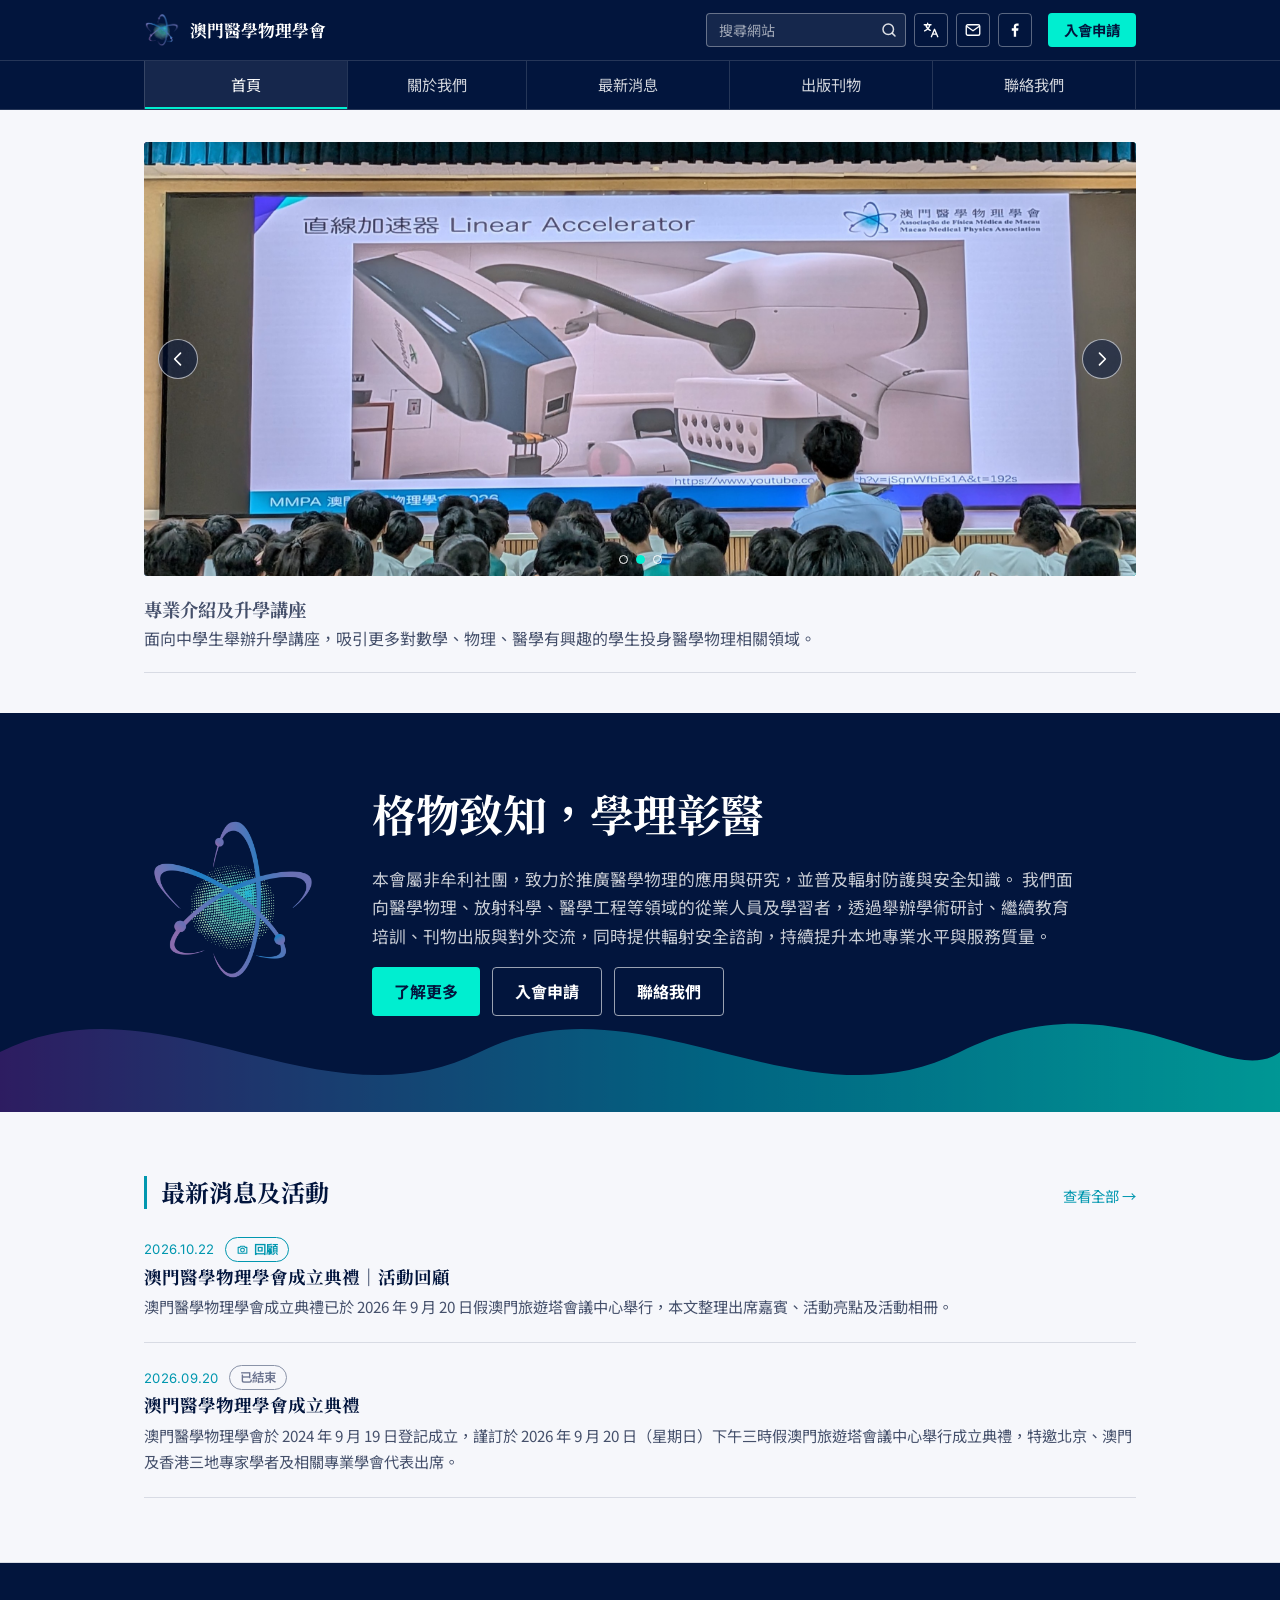
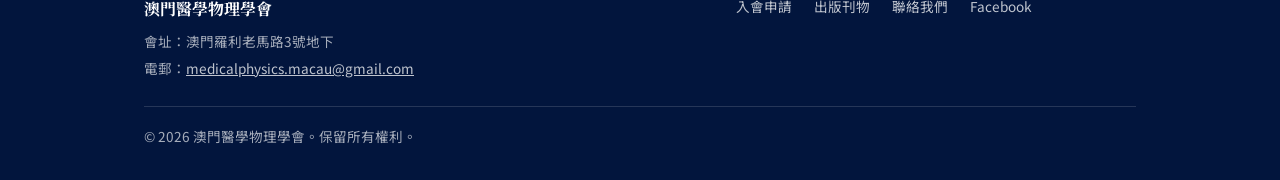
<file: index.html>
<!DOCTYPE html>
<html lang="zh-Hant">
<head>
<meta charset="UTF-8">
<meta name="viewport" content="width=device-width, initial-scale=1.0">
<title>澳門醫學物理學會MMPA — 首頁 Home</title>
<meta name="description" content="澳門醫學物理學會官方網站">
<link rel="preconnect" href="https://fonts.googleapis.com">
<link href="https://fonts.googleapis.com/css2?family=Noto+Serif+TC:wght@600;700&family=Noto+Sans+TC:wght@400;500&family=Space+Grotesk:wght@600;700&family=Inter:wght@400;500&display=swap" rel="stylesheet">
<link rel="stylesheet" href="style.css">
</head>
<body>

<header class="site-header">
  <div class="header-inner">
    <a href="index.html" class="logo">
      <img src="images/logo.png" alt="學會標誌" width="36" height="36">
      <span class="lang-zh">澳門醫學物理學會</span>
      <span class="lang-en">Macao Medical Physics Association</span>
    </a>
    <div class="header-tools">
      <form class="site-search" id="site-search" role="search" autocomplete="off">
        <input type="search" id="search-input" placeholder="搜尋網站" data-ph-zh="搜尋網站" data-ph-en="Search" aria-label="Search" aria-controls="search-results">
        <button type="submit" aria-label="Search"><svg viewBox="0 0 24 24" fill="none" stroke="currentColor" stroke-width="2" stroke-linecap="round" stroke-linejoin="round" aria-hidden="true"><circle cx="11" cy="11" r="7"/><path d="M20 20l-3.5-3.5"/></svg></button>
        <ul class="search-results" id="search-results" hidden></ul>
      </form>
      <button type="button" id="lang-toggle" class="icon-btn" aria-label="Switch to English" title="中文 / English"><svg viewBox="0 0 24 24" fill="none" stroke="currentColor" stroke-width="1.8" stroke-linecap="round" stroke-linejoin="round" aria-hidden="true"><path d="M3 5h9M7.5 3v2M5 5c.8 3.4 3 6 6 7.5M10.5 5c-.6 3.2-3 6.4-7 8.2"/><path d="M12.5 21l4.2-10 4.3 10M14 17.5h5.4"/></svg></button>
      <a class="icon-btn" href="mailto:medicalphysics.macau@gmail.com" aria-label="Email" title="Email"><svg viewBox="0 0 24 24" fill="none" stroke="currentColor" stroke-width="1.8" stroke-linecap="round" stroke-linejoin="round" aria-hidden="true"><rect x="3" y="5" width="18" height="14" rx="2"/><path d="M3.5 7l8.5 6 8.5-6"/></svg></a>
      <a class="icon-btn" href="https://www.facebook.com/profile.php?id=61595477795837" target="_blank" rel="noopener" aria-label="Facebook" title="Facebook"><svg viewBox="0 0 24 24" fill="currentColor" aria-hidden="true"><path d="M13.5 21v-8h2.7l.4-3.2h-3.1V7.8c0-.9.3-1.5 1.6-1.5h1.7V3.4c-.3 0-1.3-.1-2.4-.1-2.4 0-4 1.5-4 4.1v2.4H7.7V13h2.7v8h3.1z"/></svg></a>
    </div>
    <a class="join-btn" href="join.html"><span class="lang-zh">入會申請</span><span class="lang-en">Join us</span></a>
    <button type="button" id="nav-toggle" class="nav-toggle" aria-label="Open menu" aria-expanded="false" aria-controls="main-nav">☰</button>
  </div>
  <nav class="main-nav" id="main-nav" aria-label="Main">
    <div class="nav-inner">
      <a href="index.html" aria-current="page"><span class="lang-zh">首頁</span><span class="lang-en">Home</span></a>
      <div class="nav-item">
        <a href="about.html"><span class="lang-zh">關於我們</span><span class="lang-en">About</span></a>
        <div class="subnav">
          <a href="about.html#intro"><span class="lang-zh">本會簡介</span><span class="lang-en">About us</span></a>
          <a href="about.html#structure"><span class="lang-zh">組織架構</span><span class="lang-en">Structure</span></a>
          <a href="join.html"><span class="lang-zh">入會申請</span><span class="lang-en">Membership</span></a>
        </div>
      </div>
      <a href="news.html"><span class="lang-zh">最新消息</span><span class="lang-en">News</span></a>
      <a href="publications.html"><span class="lang-zh">出版刊物</span><span class="lang-en">Publications</span></a>
      <a href="contact.html"><span class="lang-zh">聯絡我們</span><span class="lang-en">Contact</span></a>
    </div>
  </nav>
</header>

<main>
  <!-- 輪播：換圖請改各 <img src>；每張圖對應下方 .cap 的說明（順序一致）-->
  <section class="carousel" aria-roledescription="carousel" aria-label="活動照片 Photos">
    <div class="wrap">
      <div class="carousel-stage">
        <div class="slide ph is-active">
          <span class="ph-label"><span class="lang-zh">成立典禮</span><span class="lang-en">Inauguration</span></span>
          <img src="images/carousel/opening.jpg" alt="" data-fallback>
        </div>
        <div class="slide ph" aria-hidden="true">
          <span class="ph-label"><span class="lang-zh">講座</span><span class="lang-en">Lecture</span></span>
          <img src="images/carousel/talk.jpg" alt="" data-fallback>
        </div>
        <div class="slide ph" aria-hidden="true">
          <span class="ph-label"><span class="lang-zh">座談</span><span class="lang-en">Forum</span></span>
          <img src="images/carousel/forum.jpg" alt="" data-fallback>
        </div>

        <button type="button" class="carousel-btn carousel-prev" aria-label="Previous"><svg viewBox="0 0 24 24" fill="none" stroke="currentColor" stroke-width="2" stroke-linecap="round" stroke-linejoin="round" aria-hidden="true"><path d="M15 5l-7 7 7 7"/></svg></button>
        <button type="button" class="carousel-btn carousel-next" aria-label="Next"><svg viewBox="0 0 24 24" fill="none" stroke="currentColor" stroke-width="2" stroke-linecap="round" stroke-linejoin="round" aria-hidden="true"><path d="M9 5l7 7-7 7"/></svg></button>
        <div class="carousel-dots"></div>
      </div>

      <div class="carousel-captions">
        <div class="cap is-active">
          <p class="cap-title"><span class="lang-zh">成立典禮</span><span class="lang-en">Inauguration ceremony</span></p>
          <p>
            <span class="lang-zh">2026 年 9 月 20 日，澳門醫學物理學會舉行成立典禮。</span>
            <span class="lang-en">The Association's inauguration ceremony was held on 20 September 2026.</span>
          </p>
        </div>
        <div class="cap">
          <p class="cap-title"><span class="lang-zh">專業介紹及升學講座</span><span class="lang-en">Professional Introduction and Higher Education Seminar</span></p>
          <p>
            <span class="lang-zh">面向中學生舉辦升學講座，吸引更多對數學、物理、醫學有興趣的學生投身醫學物理相關領域。</span>
            <span class="lang-en">Deliver talks at secondary schools, to encourage students passionate about mathematics, physics, and medicine to enter the field of medical physics.</span>
          </p>
        </div>
        <div class="cap">
          <p class="cap-title"><span class="lang-zh">學術座談</span><span class="lang-en">Academic forums</span></p>
          <p>
            <span class="lang-zh">舉辦學術座談，推動本地及跨地區的學術研討與交流。</span>
            <span class="lang-en">Hold academic forums that foster local and cross-regional academic discussion and exchange.</span>
          </p>
        </div>
      </div>
    </div>
  </section>

  <!-- 標誌＋格言 -->
  <section class="hero">
    <svg class="hero-wave" viewBox="0 0 1200 160" preserveAspectRatio="none" aria-hidden="true">
      <path d="M0,100 C150,20 300,180 450,100 C600,20 750,180 900,100 C1050,20 1150,140 1200,100 L1200,160 L0,160 Z"
            fill="url(#waveGradient)"/>
      <defs>
        <linearGradient id="waveGradient" x1="0" y1="0" x2="1" y2="0">
          <stop offset="0%" stop-color="#4B227A"/>
          <stop offset="55%" stop-color="#0197AF"/>
          <stop offset="100%" stop-color="#00EED0"/>
        </linearGradient>
      </defs>
    </svg>
    <div class="hero-inner hero-grid">
      <img class="hero-logo" src="images/logo.png" alt="學會標誌" width="180" height="180">
      <div>
        <h1>
          <span class="lang-zh">格物致知，學理彰醫</span>
          <span class="lang-en">Explore nature to know, master physics to heal</span>
        </h1>
        <p>
          <span class="lang-zh">本會屬非牟利社團，致力於推廣醫學物理的應用與研究，並普及輻射防護與安全知識。
            我們面向醫學物理、放射科學、醫學工程等領域的從業人員及學習者，透過舉辦學術研討、繼續教育培訓、刊物出版與對外交流，同時提供輻射安全諮詢，持續提升本地專業水平與服務質量。</span>
          <span class="lang-en">The Macao Medical Physics Association is a non-profit organization that advances research and application in medical physics while furthering public and professional understanding of radiation safety.
            We work with clinicians, engineers, researchers, and trainees across medical physics, radiology, and allied fields.
            Through academic symposia, continuous education, professional publications, cross-border collaborations, and radiation safety consulting, our Association supports high standards of practice throughout Macao.</span>
        </p>
        <div class="cta-row">
          <a class="cta" href="about.html"><span class="lang-zh">了解更多</span><span class="lang-en">Learn more</span></a>
          <a class="cta cta-outline" href="join.html"><span class="lang-zh">入會申請</span><span class="lang-en">Join us</span></a>
          <a class="cta cta-outline" href="contact.html"><span class="lang-zh">聯絡我們</span><span class="lang-en">Contact us</span></a>
        </div>
      </div>
    </div>
  </section>

  <!-- 最新消息及活動：資料來自 news-data.js，顯示最新 3 則 -->
  <section class="section">
    <div class="wrap">
      <div class="section-head">
        <h2><span class="lang-zh">最新消息及活動</span><span class="lang-en">News &amp; events</span></h2>
        <a class="more-link" href="news.html"><span class="lang-zh">查看全部 →</span><span class="lang-en">View all →</span></a>
      </div>
      <div id="home-news" data-limit="3">
        <noscript><p><a href="news.html">最新消息 / News →</a></p></noscript>
      </div>
    </div>
  </section>
</main>

<footer class="site-footer">
  <div class="wrap">
    <div class="footer-main">
      <div class="footer-about">
        <p class="footer-name"><span class="lang-zh">澳門醫學物理學會</span><span class="lang-en">Macao Medical Physics Association</span></p>
        <!-- 會址在 script.js 最上方的 SITE.address 統一設定（目前為虛擬地址） -->
        <p class="footer-line"><span class="lang-zh">會址：</span><span class="lang-en">Address: </span><span data-site="address"></span></p>
        <p class="footer-line"><span class="lang-zh">電郵：</span><span class="lang-en">Email: </span><a href="mailto:medicalphysics.macau@gmail.com">medicalphysics.macau@gmail.com</a></p>
      </div>
      <nav class="footer-links" aria-label="Footer">
        <a href="join.html"><span class="lang-zh">入會申請</span><span class="lang-en">Membership</span></a>
        <a href="publications.html"><span class="lang-zh">出版刊物</span><span class="lang-en">Publications</span></a>
        <a href="contact.html"><span class="lang-zh">聯絡我們</span><span class="lang-en">Contact</span></a>
        <a href="https://www.facebook.com/profile.php?id=61595477795837" target="_blank" rel="noopener">Facebook</a>
      </nav>
    </div>
    <div class="footer-copy">
      <span><span class="lang-zh">© 2026 澳門醫學物理學會。保留所有權利。</span><span class="lang-en">© 2026 Macao Medical Physics Association. All rights reserved.</span></span>
    </div>
  </div>
</footer>

<script src="news-data.js"></script>
<script src="script.js"></script>
</body>
</html>
</file>
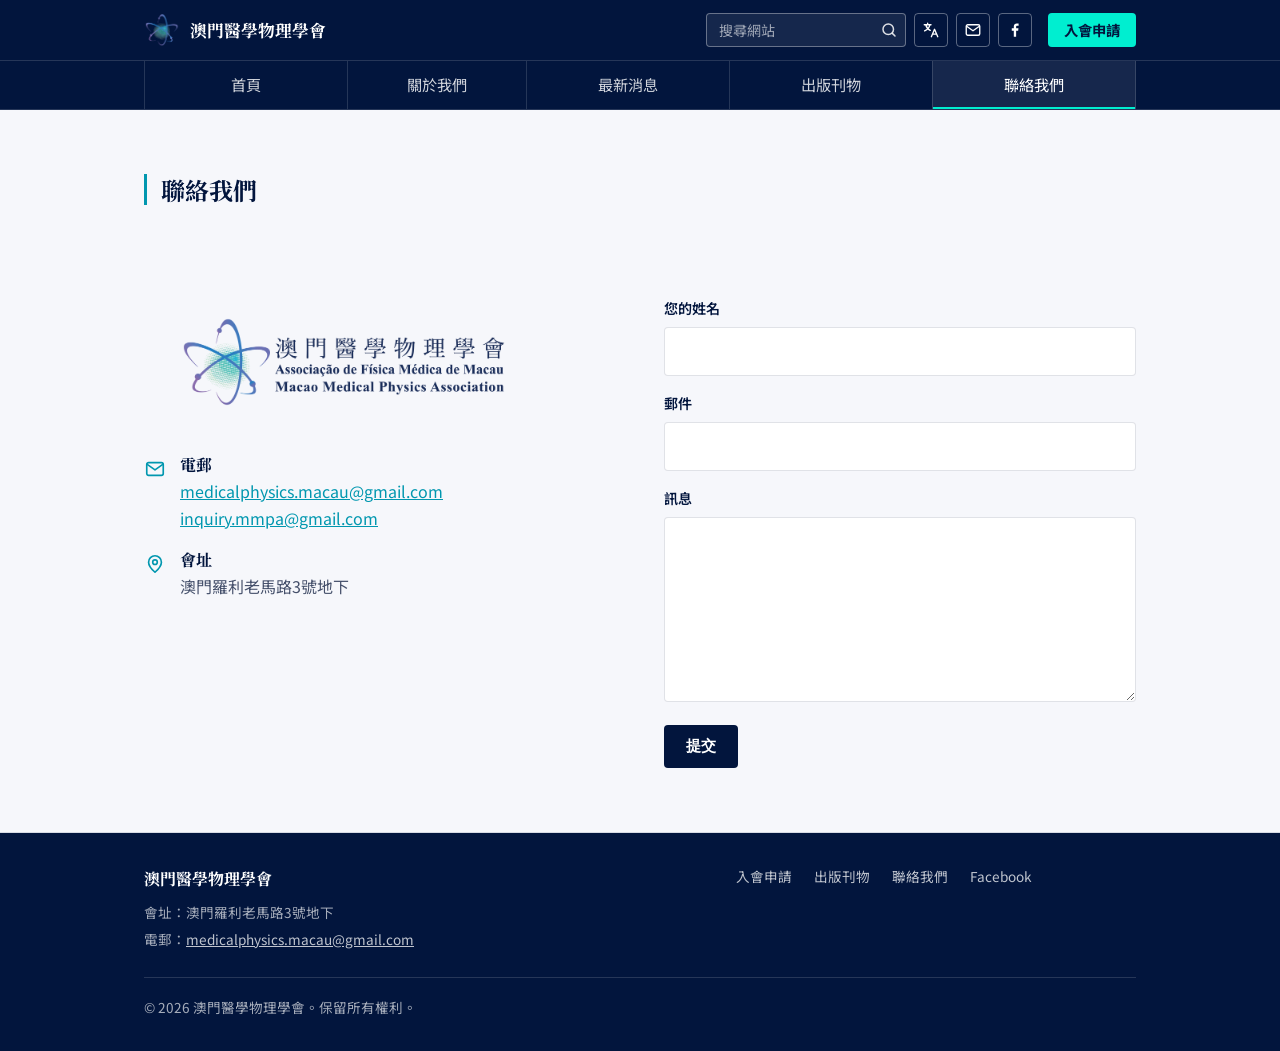
<file: contact.html>
<!DOCTYPE html>
<html lang="zh-Hant">
<head>
<meta charset="UTF-8">
<meta name="viewport" content="width=device-width, initial-scale=1.0">
<title>聯絡我們 Contact — 澳門醫學物理學會 MMPA</title>
<link rel="preconnect" href="https://fonts.googleapis.com">
<link href="https://fonts.googleapis.com/css2?family=Noto+Serif+TC:wght@600;700&family=Noto+Sans+TC:wght@400;500&family=Space+Grotesk:wght@600;700&family=Inter:wght@400;500&display=swap" rel="stylesheet">
<link rel="stylesheet" href="style.css">
</head>
<body>

<header class="site-header">
  <div class="header-inner">
    <a href="index.html" class="logo">
      <img src="images/logo.png" alt="學會標誌" width="32" height="32">
      <span class="lang-zh">澳門醫學物理學會</span>
      <span class="lang-en">Macao Medical Physics Association</span>
    </a>
    <div class="header-tools">
      <form class="site-search" id="site-search" role="search" autocomplete="off">
        <input type="search" id="search-input" placeholder="搜尋網站" data-ph-zh="搜尋網站" data-ph-en="Search" aria-label="Search" aria-controls="search-results">
        <button type="submit" aria-label="Search"><svg viewBox="0 0 24 24" fill="none" stroke="currentColor" stroke-width="2" stroke-linecap="round" stroke-linejoin="round" aria-hidden="true"><circle cx="11" cy="11" r="7"/><path d="M20 20l-3.5-3.5"/></svg></button>
        <ul class="search-results" id="search-results" hidden></ul>
      </form>
      <button type="button" id="lang-toggle" class="icon-btn" aria-label="Switch to English" title="中文 / English"><svg viewBox="0 0 24 24" fill="none" stroke="currentColor" stroke-width="1.8" stroke-linecap="round" stroke-linejoin="round" aria-hidden="true"><path d="M3 5h9M7.5 3v2M5 5c.8 3.4 3 6 6 7.5M10.5 5c-.6 3.2-3 6.4-7 8.2"/><path d="M12.5 21l4.2-10 4.3 10M14 17.5h5.4"/></svg></button>
      <a class="icon-btn" href="mailto:medicalphysics.macau@gmail.com" aria-label="Email" title="Email"><svg viewBox="0 0 24 24" fill="none" stroke="currentColor" stroke-width="1.8" stroke-linecap="round" stroke-linejoin="round" aria-hidden="true"><rect x="3" y="5" width="18" height="14" rx="2"/><path d="M3.5 7l8.5 6 8.5-6"/></svg></a>
      <a class="icon-btn" href="https://www.facebook.com/profile.php?id=61595477795837" target="_blank" rel="noopener" aria-label="Facebook" title="Facebook"><svg viewBox="0 0 24 24" fill="currentColor" aria-hidden="true"><path d="M13.5 21v-8h2.7l.4-3.2h-3.1V7.8c0-.9.3-1.5 1.6-1.5h1.7V3.4c-.3 0-1.3-.1-2.4-.1-2.4 0-4 1.5-4 4.1v2.4H7.7V13h2.7v8h3.1z"/></svg></a>
    </div>
    <a class="join-btn" href="join.html"><span class="lang-zh">入會申請</span><span class="lang-en">Join us</span></a>
    <button type="button" id="nav-toggle" class="nav-toggle" aria-label="Open menu" aria-expanded="false" aria-controls="main-nav">☰</button>
  </div>
  <nav class="main-nav" id="main-nav" aria-label="Main">
    <div class="nav-inner">
      <a href="index.html"><span class="lang-zh">首頁</span><span class="lang-en">Home</span></a>
      <div class="nav-item">
        <a href="about.html"><span class="lang-zh">關於我們</span><span class="lang-en">About</span></a>
        <div class="subnav">
          <a href="about.html#intro"><span class="lang-zh">本會簡介</span><span class="lang-en">About us</span></a>
          <a href="about.html#structure"><span class="lang-zh">組織架構</span><span class="lang-en">Structure</span></a>
          <a href="join.html"><span class="lang-zh">入會申請</span><span class="lang-en">Membership</span></a>
        </div>
      </div>
      <a href="news.html"><span class="lang-zh">最新消息</span><span class="lang-en">News</span></a>
      <a href="publications.html"><span class="lang-zh">出版刊物</span><span class="lang-en">Publications</span></a>
      <a href="contact.html" aria-current="page"><span class="lang-zh">聯絡我們</span><span class="lang-en">Contact</span></a>
    </div>
  </nav>
</header>

<main>
  <section class="section" style="border-bottom:none; padding-bottom:0;">
    <div class="wrap">
      <div class="section-head">
        <h2><span class="lang-zh">聯絡我們</span><span class="lang-en">Get in touch</span></h2>
      </div>
    </div>
  </section>

  <section class="section">
    <div class="wrap contact-grid">

      <!-- 左：學會資訊 -->
      <div class="contact-info">
        <div class="contact-brand">
          <span class="contact-logo"><img src="images/logo2.png" alt="學會標誌"></span>
        </div>

        <div class="contact-row">
          <svg viewBox="0 0 24 24" fill="none" stroke="currentColor" stroke-width="1.8" stroke-linecap="round" stroke-linejoin="round" aria-hidden="true"><rect x="3" y="5" width="18" height="14" rx="2"/><path d="M3.5 7l8.5 6 8.5-6"/></svg>
          <div>
            <h3><span class="lang-zh">電郵</span><span class="lang-en">Email</span></h3>
            <ul>
              <li><a href="mailto:medicalphysics.macau@gmail.com">medicalphysics.macau@gmail.com</a></li>
              <li><a href="mailto:inquiry.mmpa@gmail.com">inquiry.mmpa@gmail.com</a></li>
            </ul>
          </div>
        </div>

        <div class="contact-row">
          <svg viewBox="0 0 24 24" fill="none" stroke="currentColor" stroke-width="1.8" stroke-linecap="round" stroke-linejoin="round" aria-hidden="true"><path d="M12 21s-7-6.2-7-11a7 7 0 0 1 14 0c0 4.8-7 11-7 11z"/><circle cx="12" cy="10" r="2.5"/></svg>
          <div>
            <h3><span class="lang-zh">會址</span><span class="lang-en">Address</span></h3>
            <p data-site="address"></p>
          </div>
        </div>
      </div>

      <!-- 右：聯絡表單。按「提交」會送到學會的 Google Apps Script（網址見 script.js 的 FORM_ENDPOINT）；失敗時退回郵件備援-->
      <form id="contact-form" class="contact-form">
        <div class="field">
          <label for="c-name"><span class="lang-zh">您的姓名</span><span class="lang-en">Your name</span></label>
          <input type="text" id="c-name" name="name" autocomplete="name" required>
        </div>
        <div class="field">
          <label for="c-email"><span class="lang-zh">郵件</span><span class="lang-en">Email</span></label>
          <input type="email" id="c-email" name="email" autocomplete="email" required>
        </div>
        <div class="field">
          <label for="c-message"><span class="lang-zh">訊息</span><span class="lang-en">Message</span></label>
          <textarea id="c-message" name="message" rows="6" required></textarea>
        </div>
        <!-- 機器人陷阱：真人看不到也不會填。請勿刪除 -->
        <div class="hp" aria-hidden="true"><label>Website <input type="text" id="c-website" name="website" tabindex="-1" autocomplete="off"></label></div>
        <button type="submit" class="submit-btn"><span class="lang-zh">提交</span><span class="lang-en">Submit</span></button>
        <p class="form-note form-note--ok" id="form-ok" role="status" hidden>
          <span class="lang-zh">已送出，我們會盡快以電郵回覆您。謝謝！</span>
          <span class="lang-en">Sent. We will reply to you by email as soon as possible. Thank you!</span>
        </p>
        <p class="form-note form-note--err" id="form-err" role="alert" hidden>
          <span class="lang-zh">暫時無法直接送出。請<a class="form-mailto" href="#">改用郵件程式寄出</a>，或直接來信至 medicalphysics.macau@gmail.com。</span>
          <span class="lang-en">We couldn't send this right now. Please <a class="form-mailto" href="#">send it with your email app</a>, or write to medicalphysics.macau@gmail.com directly.</span>
        </p>
      </form>

    </div>
  </section>
</main>

<footer class="site-footer">
  <div class="wrap">
    <div class="footer-main">
      <div class="footer-about">
        <p class="footer-name"><span class="lang-zh">澳門醫學物理學會</span><span class="lang-en">Macao Medical Physics Association</span></p>
        <!-- 會址在 script.js 最上方的 SITE.address 統一設定（目前為虛擬地址） -->
        <p class="footer-line"><span class="lang-zh">會址：</span><span class="lang-en">Address: </span><span data-site="address"></span></p>
        <p class="footer-line"><span class="lang-zh">電郵：</span><span class="lang-en">Email: </span><a href="mailto:medicalphysics.macau@gmail.com">medicalphysics.macau@gmail.com</a></p>
      </div>
      <nav class="footer-links" aria-label="Footer">
        <a href="join.html"><span class="lang-zh">入會申請</span><span class="lang-en">Membership</span></a>
        <a href="publications.html"><span class="lang-zh">出版刊物</span><span class="lang-en">Publications</span></a>
        <a href="contact.html"><span class="lang-zh">聯絡我們</span><span class="lang-en">Contact</span></a>
        <a href="https://www.facebook.com/profile.php?id=61595477795837" target="_blank" rel="noopener">Facebook</a>
      </nav>
    </div>
    <div class="footer-copy">
      <span><span class="lang-zh">© 2026 澳門醫學物理學會。保留所有權利。</span><span class="lang-en">© 2026 Macao Medical Physics Association. All rights reserved.</span></span>
    </div>
  </div>
</footer>

<script src="news-data.js"></script>
<script src="script.js"></script>
</body>
</html>
</file>
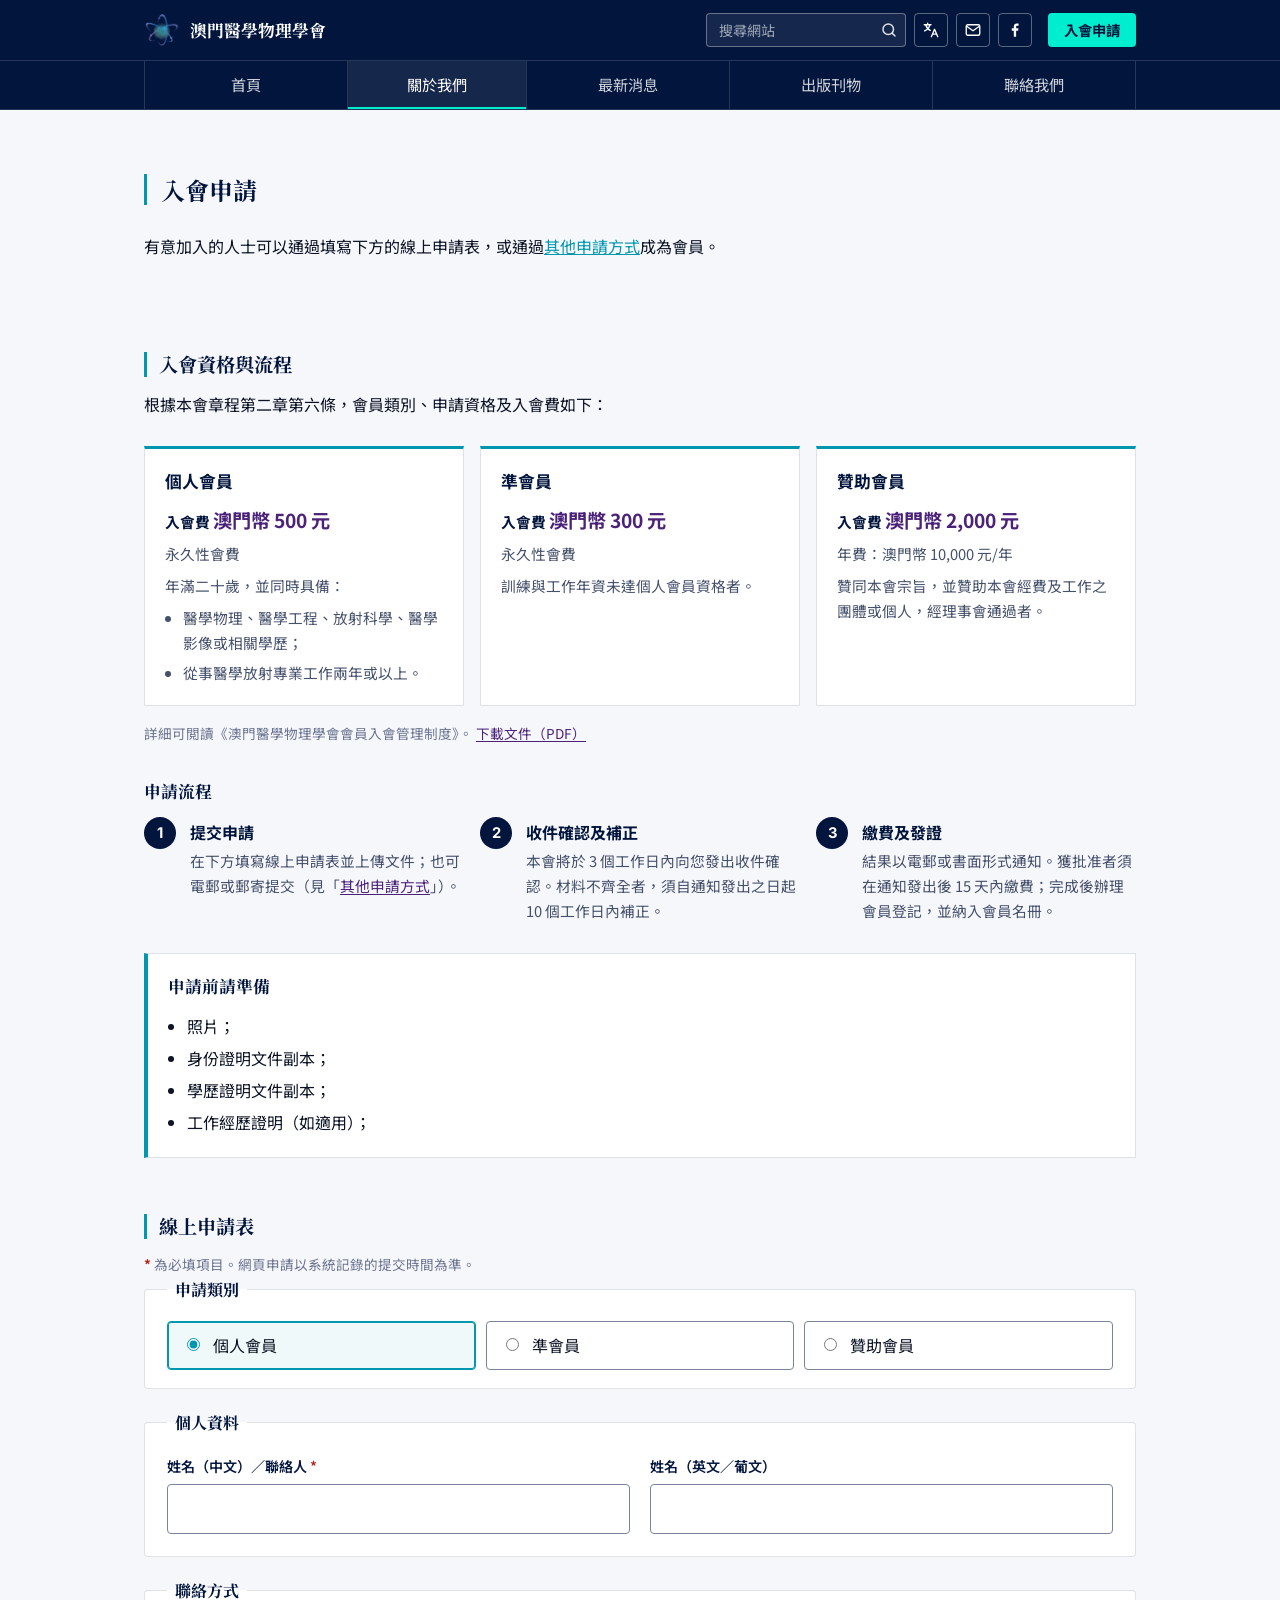
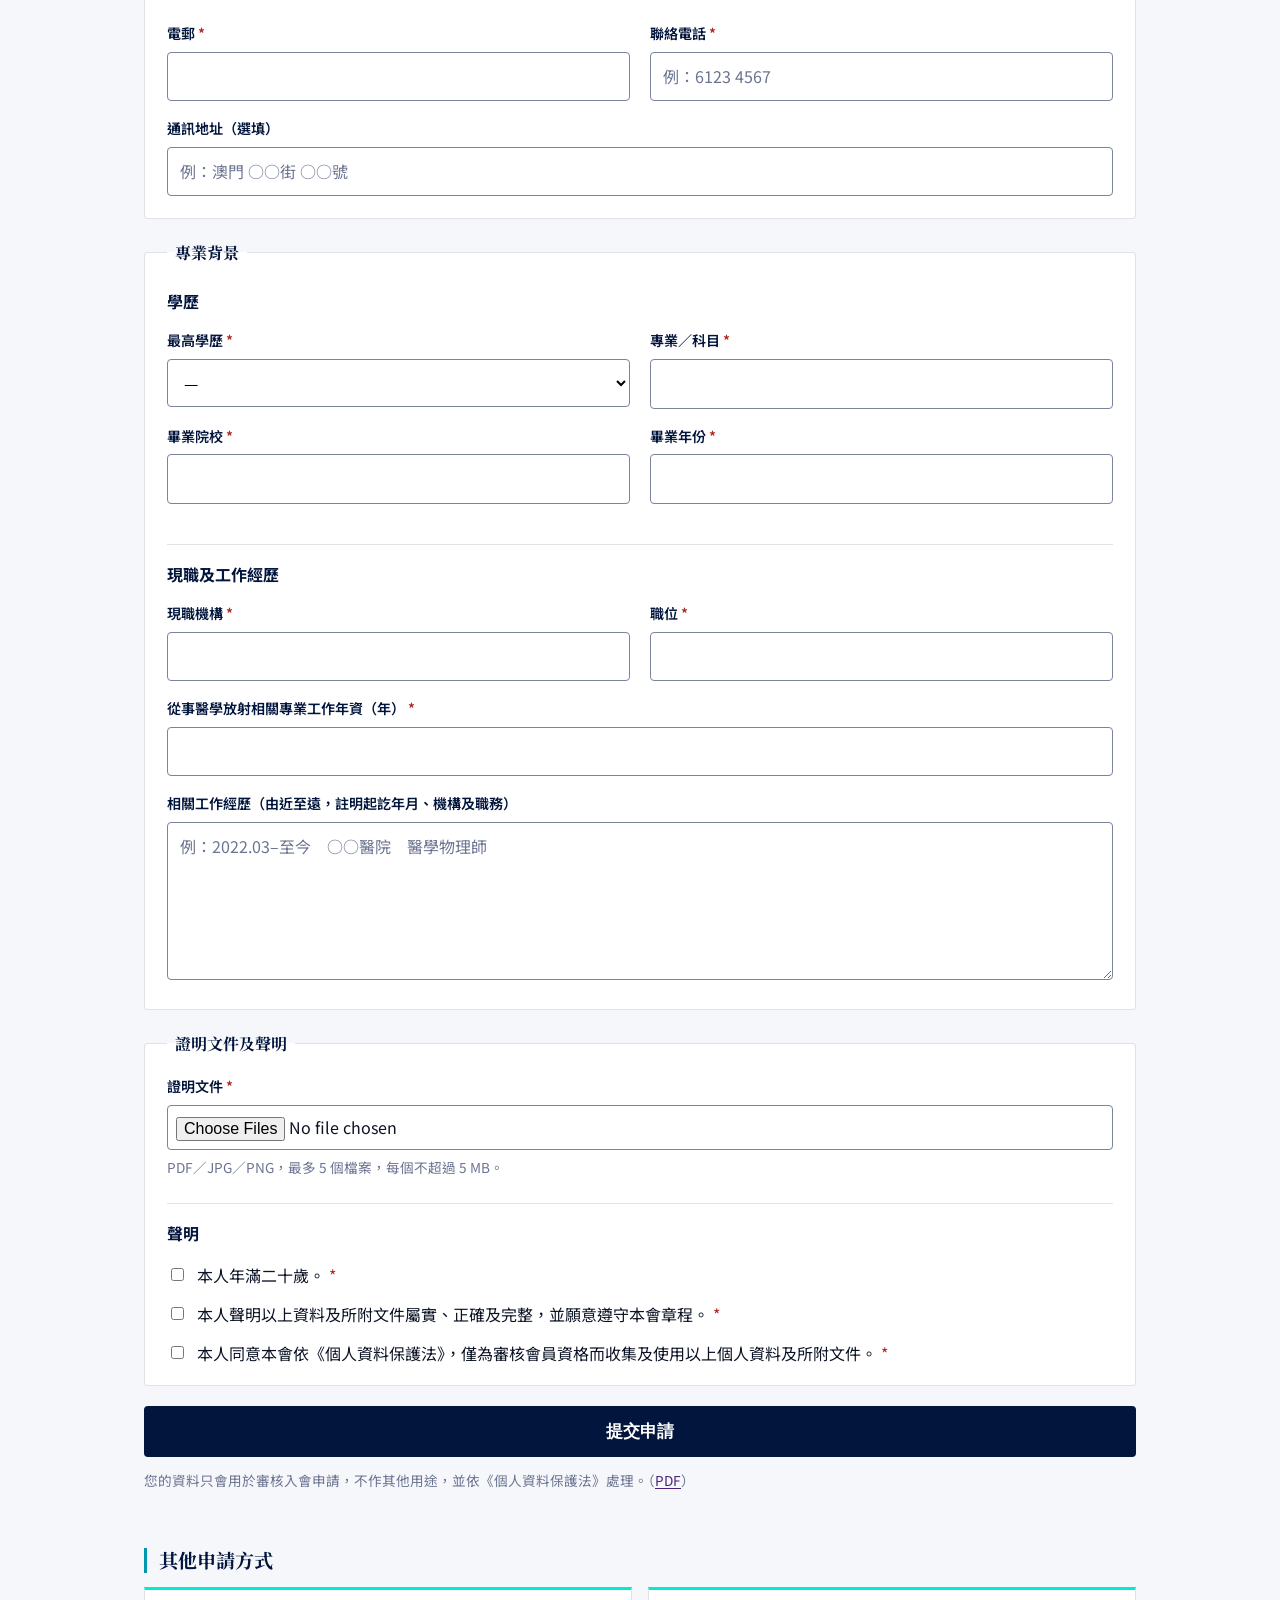
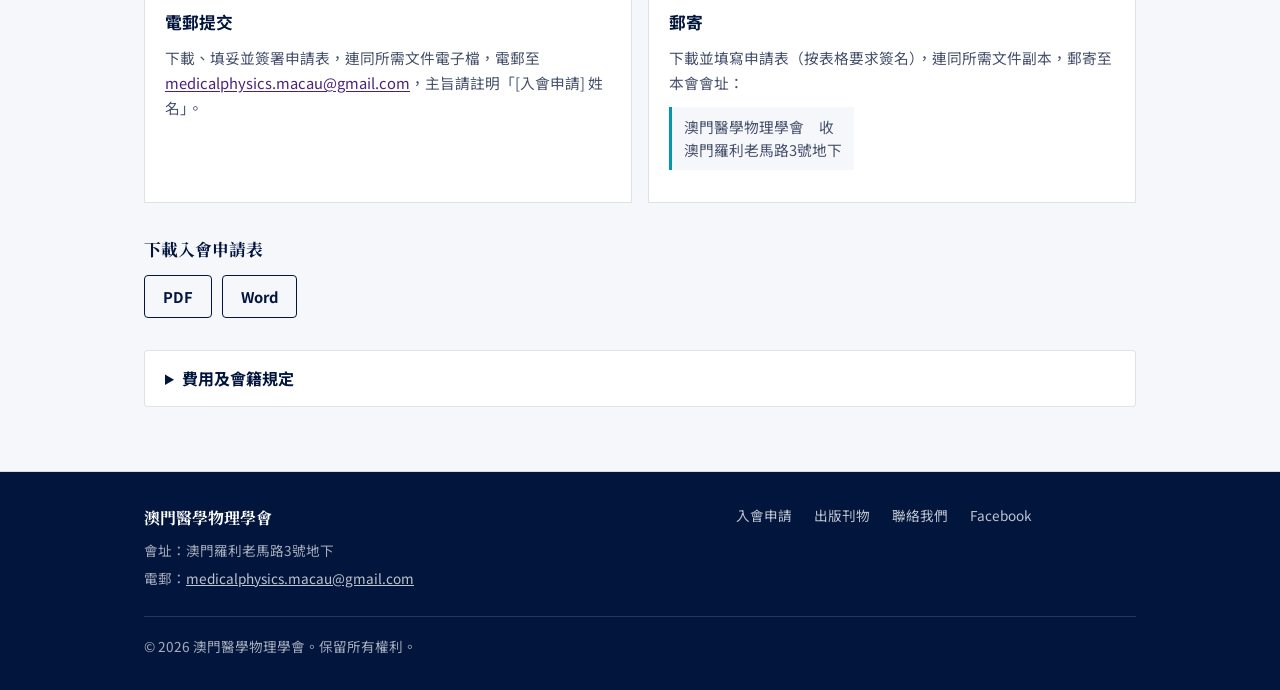
<file: join.html>
<!DOCTYPE html>
<html lang="zh-Hant">
<head>
<meta charset="UTF-8">
<meta name="viewport" content="width=device-width, initial-scale=1.0">
<title>入會申請 Membership — 澳門醫學物理學會 MMPA</title>
<link rel="preconnect" href="https://fonts.googleapis.com">
<link href="https://fonts.googleapis.com/css2?family=Noto+Serif+TC:wght@600;700&family=Noto+Sans+TC:wght@400;500&family=Space+Grotesk:wght@600;700&family=Inter:wght@400;500&display=swap" rel="stylesheet">
<link rel="stylesheet" href="style.css">
</head>
<body>

<header class="site-header">
  <div class="header-inner">
    <a href="index.html" class="logo">
      <img src="images/logo.png" alt="學會標誌" width="32" height="32">
      <span class="lang-zh">澳門醫學物理學會</span>
      <span class="lang-en">Macao Medical Physics Association</span>
    </a>
    <div class="header-tools">
      <form class="site-search" id="site-search" role="search" autocomplete="off">
        <input type="search" id="search-input" placeholder="搜尋網站" data-ph-zh="搜尋網站" data-ph-en="Search" aria-label="Search" aria-controls="search-results">
        <button type="submit" aria-label="Search"><svg viewBox="0 0 24 24" fill="none" stroke="currentColor" stroke-width="2" stroke-linecap="round" stroke-linejoin="round" aria-hidden="true"><circle cx="11" cy="11" r="7"/><path d="M20 20l-3.5-3.5"/></svg></button>
        <ul class="search-results" id="search-results" hidden></ul>
      </form>
      <button type="button" id="lang-toggle" class="icon-btn" aria-label="Switch to English" title="中文 / English"><svg viewBox="0 0 24 24" fill="none" stroke="currentColor" stroke-width="1.8" stroke-linecap="round" stroke-linejoin="round" aria-hidden="true"><path d="M3 5h9M7.5 3v2M5 5c.8 3.4 3 6 6 7.5M10.5 5c-.6 3.2-3 6.4-7 8.2"/><path d="M12.5 21l4.2-10 4.3 10M14 17.5h5.4"/></svg></button>
      <a class="icon-btn" href="mailto:medicalphysics.macau@gmail.com" aria-label="Email" title="Email"><svg viewBox="0 0 24 24" fill="none" stroke="currentColor" stroke-width="1.8" stroke-linecap="round" stroke-linejoin="round" aria-hidden="true"><rect x="3" y="5" width="18" height="14" rx="2"/><path d="M3.5 7l8.5 6 8.5-6"/></svg></a>
      <a class="icon-btn" href="https://www.facebook.com/profile.php?id=61595477795837" target="_blank" rel="noopener" aria-label="Facebook" title="Facebook"><svg viewBox="0 0 24 24" fill="currentColor" aria-hidden="true"><path d="M13.5 21v-8h2.7l.4-3.2h-3.1V7.8c0-.9.3-1.5 1.6-1.5h1.7V3.4c-.3 0-1.3-.1-2.4-.1-2.4 0-4 1.5-4 4.1v2.4H7.7V13h2.7v8h3.1z"/></svg></a>
    </div>
    <a class="join-btn" href="join.html" aria-current="page"><span class="lang-zh">入會申請</span><span class="lang-en">Join us</span></a>
    <button type="button" id="nav-toggle" class="nav-toggle" aria-label="Open menu" aria-expanded="false" aria-controls="main-nav">☰</button>
  </div>
  <nav class="main-nav" id="main-nav" aria-label="Main">
    <div class="nav-inner">
      <a href="index.html"><span class="lang-zh">首頁</span><span class="lang-en">Home</span></a>
      <div class="nav-item">
        <a href="about.html" aria-current="page"><span class="lang-zh">關於我們</span><span class="lang-en">About</span></a>
        <div class="subnav">
          <a href="about.html#intro"><span class="lang-zh">本會簡介</span><span class="lang-en">About us</span></a>
          <a href="about.html#structure"><span class="lang-zh">組織架構</span><span class="lang-en">Structure</span></a>
          <a href="join.html"><span class="lang-zh">入會申請</span><span class="lang-en">Membership</span></a>
        </div>
      </div>
      <a href="news.html"><span class="lang-zh">最新消息</span><span class="lang-en">News</span></a>
      <a href="publications.html"><span class="lang-zh">出版刊物</span><span class="lang-en">Publications</span></a>
      <a href="contact.html"><span class="lang-zh">聯絡我們</span><span class="lang-en">Contact</span></a>
    </div>
  </nav>
</header>

<main>
  <!-- 標題與一句話簡介 -->
  <section class="section" style="border-bottom:none; padding-bottom:0;">
    <div class="wrap">
      <div class="section-head">
        <h2><span class="lang-zh">入會申請</span><span class="lang-en">Membership</span></h2>
      </div>
      <p class="join-lead">
        <span class="lang-zh">有意加入的人士可以通過填寫下方的線上申請表，或通過<a href="#join-other"><span class="lang-zh">其他申請方式</span></a>成為會員。</span>
        <span class="lang-en">Anyone who wishes to join can complete the online application form below or use <a href="#join-other"><span class="lang-en">other application methods</span></a>.</span>
      </p>
    </div>
  </section>

  <section class="section">
    <div class="wrap">
      <div class="join">

        <!-- 一、入會資格與流程 -->
        <section class="join-block" id="join-types" aria-labelledby="jn-h-types">
          <div class="sub-head"><h3 id="jn-h-types"><span class="lang-zh">入會資格與流程</span><span class="lang-en">Eligibility and process</span></h3></div>
          <p class="join-lead">
            <span class="lang-zh">根據本會章程第二章第六條，會員類別、申請資格及入會費如下：</span>
            <span class="lang-en">According to Article 6 of the Association's constitution, the membership classes, criteria and admission fees are as follows:</span>
          </p>

          <div class="join-types">
            <article class="join-type">
              <h4><span class="lang-zh">個人會員</span><span class="lang-en">Medical Physics Member</span></h4>
              <p class="join-fee"><span class="lang-zh">入會費 <b>澳門幣 500 元</b></span><span class="lang-en">Admission fee <b>MOP 500</b></span></p>
              <p><span class="lang-zh">永久性會費</span><span class="lang-en">Permanent</span></p>
              <p><span class="lang-zh">年滿二十歲，並同時具備：</span><span class="lang-en">Aged 20 or above, and holding both:</span></p>
              <ul>
                <li><span class="lang-zh">醫學物理、醫學工程、放射科學、醫學影像或相關學歷；</span><span class="lang-en">a qualification in medical physics, biomedical engineering, radiological science, medical imaging or a related field;</span></li>
                <li><span class="lang-zh">從事醫學放射專業工作兩年或以上。</span><span class="lang-en">two or more years of work in a medical radiation profession.</span></li>
              </ul>
            </article>
            <article class="join-type">
              <h4><span class="lang-zh">準會員</span><span class="lang-en">Associate Member</span></h4>
              <p class="join-fee"><span class="lang-zh">入會費 <b>澳門幣 300 元</b></span><span class="lang-en">Admission fee <b>MOP 300</b></span></p>
              <p><span class="lang-zh">永久性會費</span><span class="lang-en">Permanent</span></p>
              <p><span class="lang-zh">訓練與工作年資未達個人會員資格者。</span><span class="lang-en">For those whose training and work experience do not yet meet the requirements for Medical Physics Membership.</span></p>
            </article>
            <article class="join-type">
              <h4><span class="lang-zh">贊助會員</span><span class="lang-en">Sponsoring Member</span></h4>
              <p class="join-fee"><span class="lang-zh">入會費 <b>澳門幣 2,000 元</b></span><span class="lang-en">Admission fee <b>MOP 2,000</b></span></p>
              <p><span class="lang-zh">年費：澳門幣 10,000 元/年</span><span class="lang-en">Plus an annual fee of MOP 10,000</span></p>
              <p><span class="lang-zh">贊同本會宗旨，並贊助本會經費及工作之團體或個人，經理事會通過者。</span><span class="lang-en">Organizations or individuals who endorse the Association's objectives and support its funding and work, as approved by the Board.</span></p>
            </article>
          </div>

          <!-- 《入會管理制度》PDF（檔名沿用 mmpa-regulation.pdf） -->
          <p class="form-note">
          <span class="lang-zh">詳細可閲讀《澳門醫學物理學會會員入會管理制度》。</span>
          <span class="lang-en">Please read the Association's Membership Regulations for details.</span>
          <a href="downloads/mmpa-regulation.pdf" download><span class="lang-zh">下載文件（PDF）</span><span class="lang-en">Download File (PDF)</span></a>
          </p>
      
          <h4 class="join-h4" id="jn-h-steps"><span class="lang-zh">申請流程</span><span class="lang-en">How it works</span></h4>
          <ol class="join-steps" aria-labelledby="jn-h-steps">
            <li>
              <strong><span class="lang-zh">提交申請</span><span class="lang-en">Submit your application</span></strong>
                <span class="lang-zh">在下方填寫線上申請表並上傳文件；也可電郵或郵寄提交（見「<a href="#join-other"><span class="lang-zh">其他申請方式</span></a>」）。</span>
                <span class="lang-en">Complete the online form below and upload your documents; you can also apply by email or by post (see “<a href="#join-other"><span class="lang-en">Other ways to apply</span></a>”).</span>
            </li>
            <li>
              <strong><span class="lang-zh">收件確認及補正</span><span class="lang-en">Acknowledgement and completion</span></strong>
                <span class="lang-zh">本會將於 3 個工作日內向您發出收件確認。材料不齊全者，須自通知發出之日起 10 個工作日內補正。</span>
                <span class="lang-en">The Secretariat acknowledges receipt within 3 working days. If documents are missing, supply them within 10 working days of the notice.</span>
            </li>
            <li>
              <strong><span class="lang-zh">繳費及發證</span><span class="lang-en">Pay and receive your card</span></strong>
                <span class="lang-zh">結果以電郵或書面形式通知。獲批准者須在通知發出後 15 天內繳費；完成後辦理會員登記，並納入會員名冊。</span>
                <span class="lang-en">Results will be notified by email or in writing. If approved, pay within 15 days of the notice ; you are then registered and added to the roll.</span>
            </li>
          </ol>

          <!-- 申請前請準備的文件（第九條第二、三款） -->
          <div class="join-prep" id="join-documents">
            <h4 class="join-h4"><span class="lang-zh">申請前請準備</span><span class="lang-en">Have these ready</span></h4>
            <ul>
              <li><span class="lang-zh">照片；</span><span class="lang-en">a photo;</span></li>
              <li><span class="lang-zh">身份證明文件副本；</span><span class="lang-en">a copy of your identity document;</span></li>
              <li><span class="lang-zh">學歷證明文件副本；</span><span class="lang-en">a copy of your qualification certificate;</span></li>
              <li><span class="lang-zh">工作經歷證明（如適用）；</span><span class="lang-en">proof of work experience (if applicable);</span></li>
            </ul>
          </div>
        </section>

        <!-- 二、線上申請表 -->
        <section class="join-block" id="join-form-section" aria-labelledby="jn-h-form">
          <div class="sub-head"><h3 id="jn-h-form"><span class="lang-zh">線上申請表</span><span class="lang-en">Online application form</span></h3></div>
          <p class="form-note">
            <span class="lang-zh"><span class="req">*</span> 為必填項目。網頁申請以系統記錄的提交時間為準。</span>
            <span class="lang-en"><span class="req">*</span> marks a required field. The submission time is the one recorded by the system.</span>
          </p>

          <!-- 按「提交」會送到學會的 Google Apps Script（網址見 script.js 的 FORM_ENDPOINT）；失敗時退回郵件備援（收件人見 JOIN_TO）。 -->
          <form id="join-form" class="join-form">

            <fieldset>
              <legend><span class="lang-zh">申請類別</span><span class="lang-en">Membership class</span></legend>
              <div class="choice-group">
                <label class="choice"><input type="radio" name="type" value="individual" data-label="會員類別" data-text="個人會員" checked required><span><span class="lang-zh">個人會員</span><span class="lang-en">Medical Physics Member</span></span></label>
                <label class="choice"><input type="radio" name="type" value="associate" data-label="會員類別" data-text="準會員"><span><span class="lang-zh">準會員</span><span class="lang-en">Associate Member</span></span></label>
                <label class="choice"><input type="radio" name="type" value="sponsor" data-label="會員類別" data-text="贊助會員"><span><span class="lang-zh">贊助會員</span><span class="lang-en">Sponsoring Member</span></span></label>
              </div>
            </fieldset>

            <fieldset>
              <legend><span class="lang-zh">個人資料</span><span class="lang-en">Personal information</span></legend>
              <div class="form-row">
                <div class="field">
                  <label for="j-name-zh"><span class="lang-zh">姓名（中文）／聯絡人</span><span class="lang-en">Name (Chinese) / contact person</span></label>
                  <input type="text" id="j-name-zh" name="name_zh" data-label="姓名（中文）" autocomplete="name" required>
                </div>
                <div class="field">
                  <label for="j-name-en"><span class="lang-zh">姓名（英文／葡文）</span><span class="lang-en">Name (English / Portuguese)</span></label>
                  <input type="text" id="j-name-en" name="name_en" data-label="姓名（英文／葡文）" autocomplete="off" >
                </div>
              </div>
            </fieldset>

            <fieldset>
              <legend><span class="lang-zh">聯絡方式</span><span class="lang-en">Contact</span></legend>
              <div class="form-row">
                <div class="field">
                  <label for="j-email"><span class="lang-zh">電郵</span><span class="lang-en">Email</span></label>
                  <input type="email" id="j-email" name="email" data-label="電郵" autocomplete="email" inputmode="email" required>
                </div>
                <div class="field">
                  <label for="j-phone"><span class="lang-zh">聯絡電話</span><span class="lang-en">Phone</span></label>
                  <input type="tel" id="j-phone" name="phone" data-label="聯絡電話" autocomplete="tel" inputmode="tel" placeholder="例：6123 4567" data-ph-zh="例：6123 4567" data-ph-en="e.g. 6123 4567" required>
                </div>
              </div>
              <div class="field">
                <label for="j-address"><span class="lang-zh">通訊地址（選填）</span><span class="lang-en">Postal address (optional)</span></label>
                <input type="text" id="j-address" name="address" data-label="通訊地址" autocomplete="street-address" placeholder="例：澳門 ○○街 ○○號" data-ph-zh="例：澳門 ○○街 ○○號" data-ph-en="Street, building, flat">
              </div>
            </fieldset>

            <!-- 贊助會員才顯示 -->
            <fieldset data-for="sponsor">
              <legend><span class="lang-zh">贊助資料</span><span class="lang-en">Sponsorship details</span></legend>
              <div class="field">
                <label for="j-org"><span class="lang-zh">團體名稱</span><span class="lang-en">Organization</span></label>
                <input type="text" id="j-org" name="sponsor_org" data-label="團體名稱" autocomplete="organization">
              </div>
              <div class="field">
                <label for="j-sponsor-note"><span class="lang-zh">贊助意向／說明</span><span class="lang-en">Sponsorship intention / notes</span></label>
                <textarea id="j-sponsor-note" name="sponsor_note" rows="4" data-label="贊助意向／說明" placeholder="請簡述贊助意向或方式" data-ph-zh="請簡述贊助意向或方式" data-ph-en="Briefly describe your sponsorship intention" required></textarea>
              </div>
            </fieldset>

            <!-- 個人會員、準會員才顯示 -->
            <fieldset data-for="individual associate">
              <legend><span class="lang-zh">專業背景</span><span class="lang-en">Professional background</span></legend>

              <p class="join-sub"><span class="lang-zh">學歷</span><span class="lang-en">Academic qualification</span></p>
              <div class="form-row">
                <div class="field">
                  <label for="j-degree"><span class="lang-zh">最高學歷</span><span class="lang-en">Highest qualification</span></label>
                  <select id="j-degree" name="degree" data-label="最高學歷" required>
                    <option value="">—</option>
                    <option value="博士">博士 / Doctorate</option>
                    <option value="碩士">碩士 / Master's</option>
                    <option value="學士">學士 / Bachelor's</option>
                    <option value="其他">其他 / Other</option>
                  </select>
                </div>
                <div class="field">
                  <label for="j-major"><span class="lang-zh">專業／科目</span><span class="lang-en">Field of study</span></label>
                  <input type="text" id="j-major" name="major" data-label="專業／科目" autocomplete="off" required>
                </div>
              </div>
              <div class="form-row">
                <div class="field">
                  <label for="j-school"><span class="lang-zh">畢業院校</span><span class="lang-en">University / institution</span></label>
                  <input type="text" id="j-school" name="school" data-label="畢業院校" autocomplete="off" required>
                </div>
                <div class="field">
                  <label for="j-year"><span class="lang-zh">畢業年份</span><span class="lang-en">Year awarded</span></label>
                  <input type="number" id="j-year" name="grad_year" data-label="畢業年份" min="1950" max="2100" step="1" inputmode="numeric" autocomplete="off" required>
                </div>
              </div>

              <p class="join-sub"><span class="lang-zh">現職及工作經歷</span><span class="lang-en">Employment</span></p>
              <div class="form-row">
                <div class="field">
                  <label for="j-employer"><span class="lang-zh">現職機構</span><span class="lang-en">Current employer</span></label>
                  <input type="text" id="j-employer" name="employer" data-label="現職機構" data-required-for="individual" autocomplete="organization">
                </div>
                <div class="field">
                  <label for="j-title"><span class="lang-zh">職位</span><span class="lang-en">Job title</span></label>
                  <input type="text" id="j-title" name="job_title" data-label="職位" data-required-for="individual" autocomplete="organization-title">
                </div>
              </div>
              <div class="field">
                <label for="j-exp"><span class="lang-zh">從事醫學放射相關專業工作年資（年）</span><span class="lang-en">Years of work in a medical radiation profession</span></label>
                <input type="number" id="j-exp" name="exp_years" data-label="相關工作年資（年）" data-required-for="individual" min="0" max="60" step="0.5" inputmode="decimal" autocomplete="off" aria-describedby="join-exp-hint">
                <p class="join-hint" id="join-exp-hint" role="status" hidden>
                  <span class="lang-zh">個人會員須具兩年或以上相關工作經驗；未滿兩年建議改選「準會員」。</span>
                  <span class="lang-en">Medical Physics Members need two or more years of relevant experience; with less, please consider applying as an Associate Member.</span>
                </p>
              </div>
              <div class="field">
                <label for="j-history"><span class="lang-zh">相關工作經歷（由近至遠，註明起訖年月、機構及職務）</span><span class="lang-en">Relevant work history (most recent first: dates, employer, role)</span></label>
                <textarea id="j-history" name="history" rows="5" data-label="相關工作經歷" placeholder="例：2022.03–至今　○○醫院　醫學物理師" data-ph-zh="例：2022.03–至今　○○醫院　醫學物理師" data-ph-en="e.g. 03/2022–present, XX Hospital, Medical physicist"></textarea>
              </div>
            </fieldset>

            <!-- 其他：證明文件及聲明。上限要與 script.js 的 MAX_FILES / MAX_FILE_BYTES、Code.gs 的 CONFIG 一致（目前：5 個檔案、每個 5 MB） -->
            <fieldset>
              <legend><span class="lang-zh">證明文件及聲明</span><span class="lang-en">Documents and declarations</span></legend>

              <div class="field">
                <label for="j-files"><span class="lang-zh">證明文件</span><span class="lang-en">Supporting documents</span></label>
                <input type="file" id="j-files" name="proof" data-label="附件" accept=".pdf,.jpg,.jpeg,.png,application/pdf,image/jpeg,image/png" multiple aria-describedby="j-files-help" required>
                <p class="form-note" id="j-files-help">
                  <span class="lang-zh">PDF／JPG／PNG，最多 5 個檔案，每個不超過 5 MB。</span>
                  <span class="lang-en">PDF / JPG / PNG, up to 5 files, 5 MB each.</span>
                </p>
              </div>

              <p class="join-sub"><span class="lang-zh">聲明</span><span class="lang-en">Declaration</span></p>
              <label class="choice" data-for="individual">
                <input type="checkbox" name="age_ok" data-label="年滿二十歲" required>
                <span><span class="lang-zh">本人年滿二十歲。</span><span class="lang-en">I am aged 20 or above.</span></span>
              </label>
              <label class="choice">
                <input type="checkbox" name="decl_ok" data-label="聲明資料屬實並願遵守章程" required>
                <span><span class="lang-zh">本人聲明以上資料及所附文件屬實、正確及完整，並願意遵守本會章程。</span><span class="lang-en">I declare that the information given and any documents attached are true, correct and complete, and I am willing to abide by the Association's Constitution.</span></span>
              </label>
              <label class="choice">
                <input type="checkbox" name="pdpa_ok" data-label="同意收集及使用個人資料" required>
                <span><span class="lang-zh">本人同意本會依《個人資料保護法》，僅為審核會員資格而收集及使用以上個人資料及所附文件。</span><span class="lang-en">I consent to the Association collecting and using the above personal data and attached documents, in accordance with the Personal Data Protection Act, solely to assess my membership application.</span></span>
              </label>
            </fieldset>

            <!-- 機器人陷阱：真人看不到也不會填，被填了的申請會被後端丟掉。請勿刪除 -->
            <div class="hp" aria-hidden="true"><label>Website <input type="text" id="j-website" name="website" tabindex="-1" autocomplete="off"></label></div>

            <button type="submit" class="submit-btn"><span class="lang-zh">提交申請</span><span class="lang-en">Submit application</span></button>
            <p class="form-note" id="join-status" role="status" hidden>
              <span class="lang-zh">正在傳送，請稍候（檔案較大時需要多一點時間）…</span>
              <span class="lang-en">Sending, please wait (larger files take a little longer)…</span>
            </p>
            <p class="form-note">
              <span class="lang-zh">您的資料只會用於審核入會申請，不作其他用途，並依《個人資料保護法》處理。（<a href="downloads/mmpa-statement.pdf" download>PDF</a>）</span>
              <span class="lang-en">Your data is used only to assess your membership application and is handled under the Personal Data Protection Act. (<a href="downloads/mmpa-statement.pdf" download>PDF</a>, Chinese only).</span>
            </p>
          </form>

          <!-- 提交後出現：成功 → 已送出；失敗 → 改用郵件／複製內容 -->
          <div class="join-result" id="join-result" hidden tabindex="-1">

            <div id="join-sent" hidden>
              <h3><span class="lang-zh">申請已送出</span><span class="lang-en">Application submitted</span></h3>
              <p>
                <span class="lang-zh">我們已收到您的申請。本會將於 3 個工作日內向您發出收件確認。</span>
                <span class="lang-en">We have received your application. We will send you an acknowledgement within 3 working days.</span>
              </p>
            </div>

            <div id="join-fallback" hidden>
              <h3><span class="lang-zh">請用電郵寄出申請</span><span class="lang-en">Please send your application by email</span></h3>
              <p>
                <span class="lang-zh">暫時無法直接送出。請按「開啟郵件程式」寄出，並<strong>附上身份證明、學歷及工作證明等所需文件副本</strong>。若郵件程式沒有自動帶入內容或出現亂碼，請按「複製內容」後貼到郵件中，寄至 <span class="join-to"></span>。</span>
                <span class="lang-en">We couldn't submit it directly. Click “Open email app” to send it and <strong>attach copies of the required documents (identity, qualification and employment proof)</strong>. If the text is missing or garbled, use “Copy text” and paste it into an email to <span class="join-to"></span>.</span>
              </p>
              <!-- 申請內容太長、無法直接放進郵件連結時才顯示 -->
              <p class="join-hint" id="join-pasted" hidden>
                <span class="lang-zh">申請內容較長，已自動複製到剪貼簿。開啟郵件後，請在本文按 Ctrl+V（手機長按）貼上。</span>
                <span class="lang-en">Your application is long, so it has been copied to the clipboard. After the email opens, paste it into the body (Ctrl+V, or long-press on mobile).</span>
              </p>
              <textarea id="join-text" readonly rows="10" aria-label="Application text"></textarea>
              <div class="join-actions">
                <a class="btn" id="join-mailto" href="#"><span class="lang-zh">開啟郵件程式</span><span class="lang-en">Open email app</span></a>
                <button type="button" class="btn btn-outline" id="join-copy"><span class="lang-zh">複製內容</span><span class="lang-en">Copy text</span></button>
                <span class="join-copied" id="join-copied" role="status" hidden><span class="lang-zh">已複製 ✓</span><span class="lang-en">Copied ✓</span></span>
              </div>
            </div>

          </div>
        </section>

        <!-- 三、其他申請方式 -->
        <section class="join-block" id="join-other" aria-labelledby="jn-h-other">
          <div class="sub-head"><h3 id="jn-h-other"><span class="lang-zh">其他申請方式</span><span class="lang-en">Other ways to apply</span></h3></div>
          <div class="join-methods">
            <div class="join-method">
              <h4><span class="lang-zh">電郵提交</span><span class="lang-en">By email</span></h4>
              <p>
                <span class="lang-zh">下載、填妥並簽署申請表，連同所需文件電子檔，電郵至 <a href="mailto:medicalphysics.macau@gmail.com">medicalphysics.macau@gmail.com</a>，主旨請註明「[入會申請] 姓名」。</span>
                <span class="lang-en">Download, complete and sign the application form, then email it with electronic copies of the required documents to <a href="mailto:medicalphysics.macau@gmail.com">medicalphysics.macau@gmail.com</a>, putting “[Membership application] your name” in the subject line.</span>
              </p>
            </div>
            <div class="join-method">
              <h4><span class="lang-zh">郵寄</span><span class="lang-en">By post</span></h4>
              <p>
                <span class="lang-zh">下載並填寫申請表（按表格要求簽名），連同所需文件副本，郵寄至本會會址：</span>
                <span class="lang-en">Download and complete the application form (sign as required), then post it with copies of the required documents to the Association's address:</span>
              </p>
              <p class="join-address">
                <span class="lang-zh">澳門醫學物理學會　收</span><span class="lang-en">Macao Medical Physics Association</span><br>
                <span data-site="address"></span>
              </p>
            </div>
          </div>

          <!-- 申請表下載：檔案放在 downloads/ 資料夾，檔名見 downloads/README.md -->
          <h4 class="join-h4" id="join-downloads"><span class="lang-zh">下載入會申請表</span><span class="lang-en">Download the application form</span></h4>
          <div class="download-links">
            <a class="dl" href="downloads/mmpa-application.pdf" download>PDF</a>
            <a class="dl" href="downloads/mmpa-application.docx" download>Word</a>
          </div>

          <!-- 費用及會籍規定（第十一條） -->
          <details class="join-details" id="join-fees">
            <summary><span class="lang-zh">費用及會籍規定</span><span class="lang-en">Fee and membership rules</span></summary>
            <ul>
              <li><span class="lang-zh">獲批准入會者須在通知發出後 15 天內繳納應繳會費。</span><span class="lang-en">Approved applicants must pay within 15 days of the notice.</span></li>
              <li><span class="lang-zh">贊助會員須於每年理事會指定期限內繳付年費，不設其他會員類別之年費。</span><span class="lang-en">Sponsoring Members pay the annual fee by the deadline the Board sets each year. Only Sponsoring Members pay an annual fee.</span></li>
            </ul>
          </details>
        </section>

      </div>
    </div>
  </section>
</main>

<footer class="site-footer">
  <div class="wrap">
    <div class="footer-main">
      <div class="footer-about">
        <p class="footer-name"><span class="lang-zh">澳門醫學物理學會</span><span class="lang-en">Macao Medical Physics Association</span></p>
        <!-- 會址在 script.js 最上方的 SITE.address 統一設定（目前為虛擬地址） -->
        <p class="footer-line"><span class="lang-zh">會址：</span><span class="lang-en">Address: </span><span data-site="address"></span></p>
        <p class="footer-line"><span class="lang-zh">電郵：</span><span class="lang-en">Email: </span><a href="mailto:medicalphysics.macau@gmail.com">medicalphysics.macau@gmail.com</a></p>
      </div>
      <nav class="footer-links" aria-label="Footer">
        <a href="join.html"><span class="lang-zh">入會申請</span><span class="lang-en">Membership</span></a>
        <a href="publications.html"><span class="lang-zh">出版刊物</span><span class="lang-en">Publications</span></a>
        <a href="contact.html"><span class="lang-zh">聯絡我們</span><span class="lang-en">Contact</span></a>
        <a href="https://www.facebook.com/profile.php?id=61595477795837" target="_blank" rel="noopener">Facebook</a>
      </nav>
    </div>
    <div class="footer-copy">
      <span><span class="lang-zh">© 2026 澳門醫學物理學會。保留所有權利。</span><span class="lang-en">© 2026 Macao Medical Physics Association. All rights reserved.</span></span>
    </div>
  </div>
</footer>

<script src="news-data.js"></script>
<script src="script.js"></script>
</body>
</html>
</file>
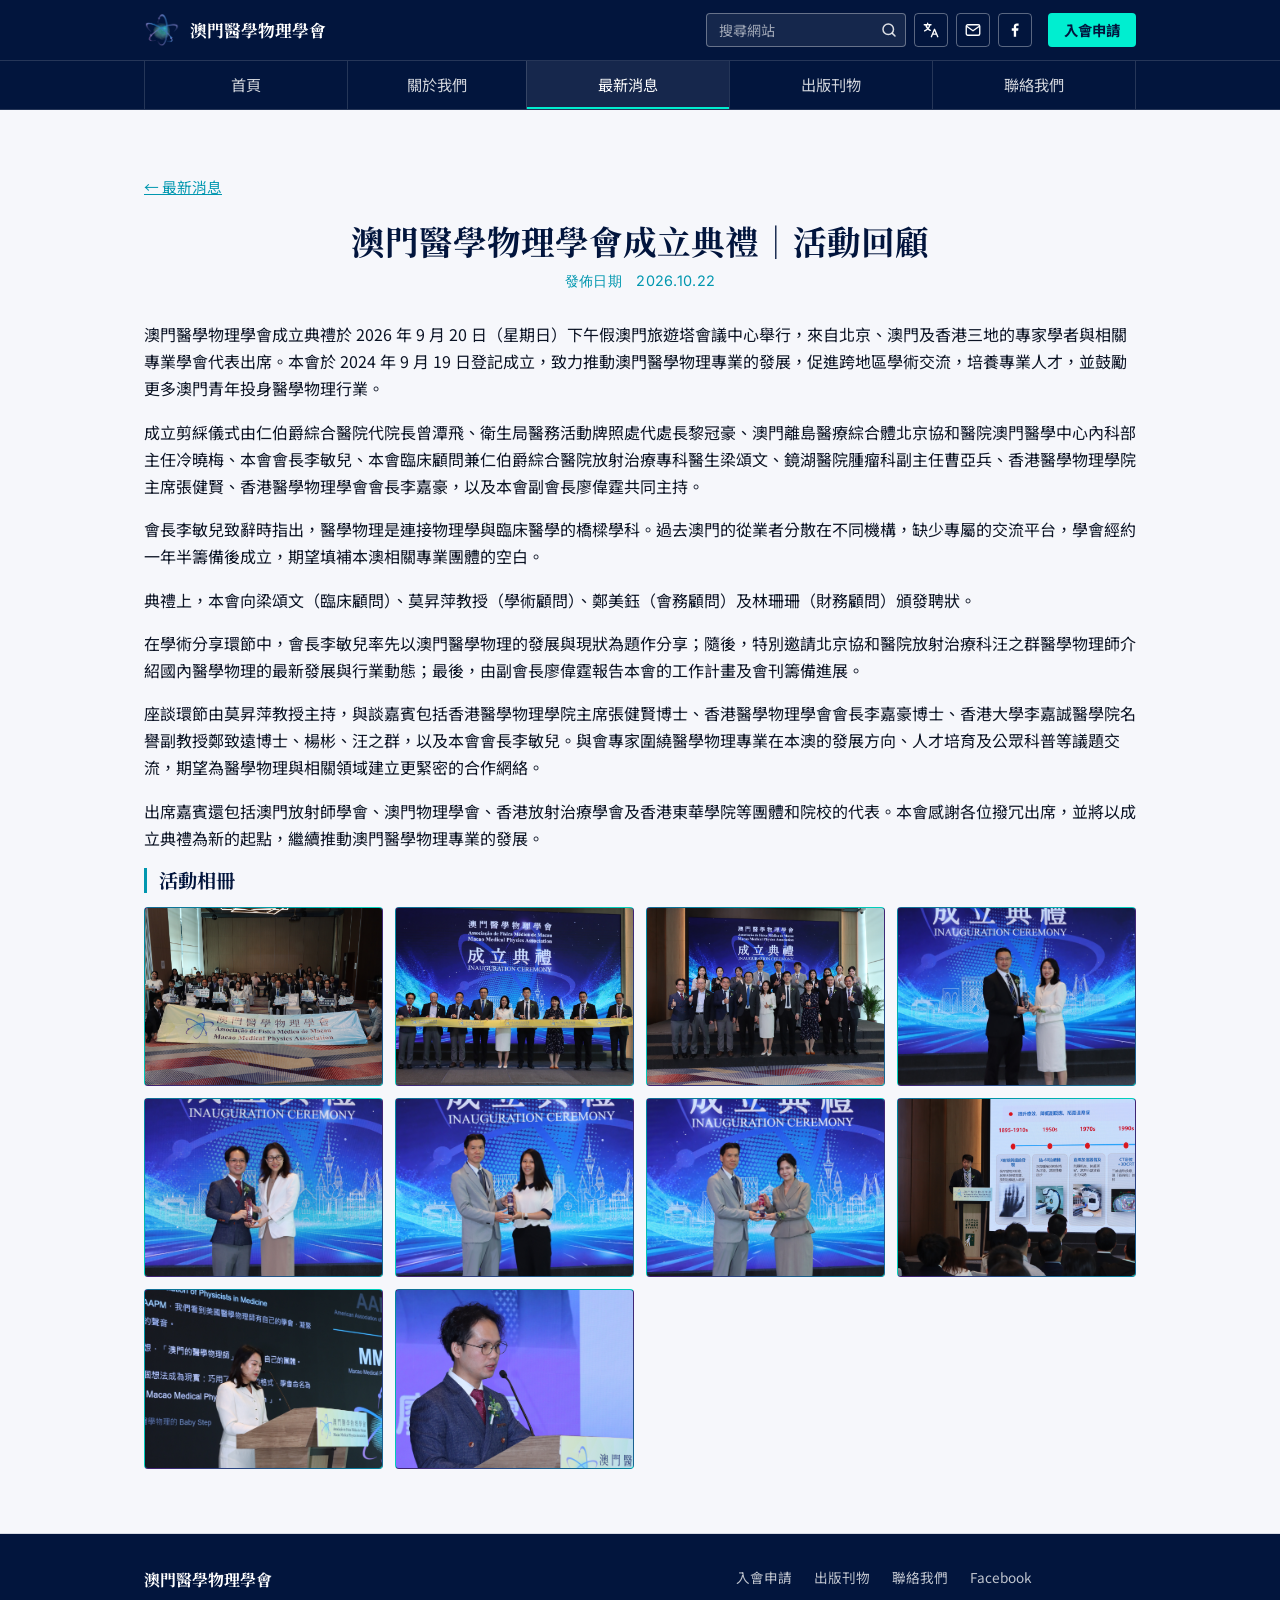
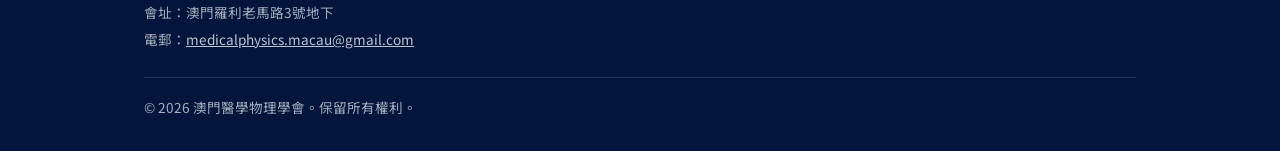
<file: news-20260920-review.html>
<!DOCTYPE html>
<html lang="zh-Hant">
<head>
<meta charset="UTF-8">
<meta name="viewport" content="width=device-width, initial-scale=1.0">
<title>成立典禮回顧 Inauguration Ceremony Review — 澳門醫學物理學會 MMPA</title>
<link rel="preconnect" href="https://fonts.googleapis.com">
<link href="https://fonts.googleapis.com/css2?family=Noto+Serif+TC:wght@600;700&family=Noto+Sans+TC:wght@400;500&family=Space+Grotesk:wght@600;700&family=Inter:wght@400;500&display=swap" rel="stylesheet">
<link rel="stylesheet" href="style.css">
</head>
<body>

<header class="site-header">
  <div class="header-inner">
    <a href="index.html" class="logo">
      <img src="images/logo.png" alt="學會標誌" width="36" height="36">
      <span class="lang-zh">澳門醫學物理學會</span>
      <span class="lang-en">Macao Medical Physics Association</span>
    </a>
    <div class="header-tools">
      <form class="site-search" id="site-search" role="search" autocomplete="off">
        <input type="search" id="search-input" placeholder="搜尋網站" data-ph-zh="搜尋網站" data-ph-en="Search" aria-label="Search" aria-controls="search-results">
        <button type="submit" aria-label="Search"><svg viewBox="0 0 24 24" fill="none" stroke="currentColor" stroke-width="2" stroke-linecap="round" stroke-linejoin="round" aria-hidden="true"><circle cx="11" cy="11" r="7"/><path d="M20 20l-3.5-3.5"/></svg></button>
        <ul class="search-results" id="search-results" hidden></ul>
      </form>
      <button type="button" id="lang-toggle" class="icon-btn" aria-label="Switch to English" title="中文 / English"><svg viewBox="0 0 24 24" fill="none" stroke="currentColor" stroke-width="1.8" stroke-linecap="round" stroke-linejoin="round" aria-hidden="true"><path d="M3 5h9M7.5 3v2M5 5c.8 3.4 3 6 6 7.5M10.5 5c-.6 3.2-3 6.4-7 8.2"/><path d="M12.5 21l4.2-10 4.3 10M14 17.5h5.4"/></svg></button>
      <a class="icon-btn" href="mailto:medicalphysics.macau@gmail.com" aria-label="Email" title="Email"><svg viewBox="0 0 24 24" fill="none" stroke="currentColor" stroke-width="1.8" stroke-linecap="round" stroke-linejoin="round" aria-hidden="true"><rect x="3" y="5" width="18" height="14" rx="2"/><path d="M3.5 7l8.5 6 8.5-6"/></svg></a>
      <a class="icon-btn" href="https://www.facebook.com/profile.php?id=61595477795837" target="_blank" rel="noopener" aria-label="Facebook" title="Facebook"><svg viewBox="0 0 24 24" fill="currentColor" aria-hidden="true"><path d="M13.5 21v-8h2.7l.4-3.2h-3.1V7.8c0-.9.3-1.5 1.6-1.5h1.7V3.4c-.3 0-1.3-.1-2.4-.1-2.4 0-4 1.5-4 4.1v2.4H7.7V13h2.7v8h3.1z"/></svg></a>
    </div>
    <a class="join-btn" href="join.html"><span class="lang-zh">入會申請</span><span class="lang-en">Join us</span></a>
    <button type="button" id="nav-toggle" class="nav-toggle" aria-label="Open menu" aria-expanded="false" aria-controls="main-nav">☰</button>
  </div>
  <nav class="main-nav" id="main-nav" aria-label="Main">
    <div class="nav-inner">
      <a href="index.html"><span class="lang-zh">首頁</span><span class="lang-en">Home</span></a>
      <div class="nav-item">
        <a href="about.html"><span class="lang-zh">關於我們</span><span class="lang-en">About</span></a>
        <div class="subnav">
          <a href="about.html#intro"><span class="lang-zh">本會簡介</span><span class="lang-en">About us</span></a>
          <a href="about.html#structure"><span class="lang-zh">組織架構</span><span class="lang-en">Structure</span></a>
          <a href="join.html"><span class="lang-zh">入會申請</span><span class="lang-en">Membership</span></a>
        </div>
      </div>
      <a href="news.html" aria-current="page"><span class="lang-zh">最新消息</span><span class="lang-en">News</span></a>
      <a href="publications.html"><span class="lang-zh">出版刊物</span><span class="lang-en">Publications</span></a>
      <a href="contact.html"><span class="lang-zh">聯絡我們</span><span class="lang-en">Contact</span></a>
    </div>
  </nav>
</header>

<!-- 活動回顧頁（活動結束後發佈）。報名頁 news-20260920.html 會連到此頁；此頁不再連回報名。
     相片路徑與張數到 news-data.js 設定。 -->
<main>
  <section class="section">
    <div class="wrap">
      <p class="back-link"><a href="news.html">← <span class="lang-zh">最新消息</span><span class="lang-en">Latest news</span></a></p>

      <div class="detail-head">
        <h1>
          <span class="lang-zh">澳門醫學物理學會成立典禮｜活動回顧</span>
          <span class="lang-en">Inauguration Ceremony of the Macao Medical Physics Association — Event Review</span>
        </h1>
        <p class="news-date"><span class="lang-zh">發佈日期　2026.10.22</span><span class="lang-en">Posted 2026.10.22</span></p>
      </div>

            <div class="prose">
        <p>
          <span class="lang-zh">澳門醫學物理學會成立典禮於 2026 年 9 月 20 日（星期日）下午假澳門旅遊塔會議中心舉行，來自北京、澳門及香港三地的專家學者與相關專業學會代表出席。本會於 2024 年 9 月 19 日登記成立，致力推動澳門醫學物理專業的發展，促進跨地區學術交流，培養專業人才，並鼓勵更多澳門青年投身醫學物理行業。</span>
          <span class="lang-en">The inauguration ceremony of the Macao Medical Physics Association was held on the afternoon of Sunday, 20 September 2026 at the Macau Tower Convention Centre. Experts, scholars and representatives of related fields from Beijing, Macao and Hong Kong attended. The Association was registered on 19 September 2024. It was founded as a non-profit academic organization, aiming to advance the profession of medical physics in Macao, to promote cross-regional academic exchange, to nurture talents and to encourage young people in Macao to pursue careers in the field.</span>
        </p>
        <p>
          <span class="lang-zh">成立剪綵儀式由仁伯爵綜合醫院代院長曾潭飛、衛生局醫務活動牌照處代處長黎冠豪、澳門離島醫療綜合體北京協和醫院澳門醫學中心內科部主任冷曉梅、本會會長李敏兒、本會臨床顧問兼仁伯爵綜合醫院放射治療專科醫生梁頌文、鏡湖醫院腫瘤科副主任曹亞兵、香港醫學物理學院主席張健賢、香港醫學物理學會會長李嘉豪，以及本會副會長廖偉霆共同主持。</span>
          <span class="lang-en">The ribbon-cutting ceremony was officiated by representatives of the Macao Health Bureau and local hospitals, the chairman of Hong Kong Association of Medical Physics and the chairman of Hong Kong Institution of Physicists in Medicine.</span>
        </p>
        <p>
          <span class="lang-zh">會長李敏兒致辭時指出，醫學物理是連接物理學與臨床醫學的橋樑學科。過去澳門的從業者分散在不同機構，缺少專屬的交流平台，學會經約一年半籌備後成立，期望填補本澳相關專業團體的空白。</span>
          <span class="lang-en">In her welcome speech, our Chairman Michelle Lei described medical physics as a bridge between physics and clinical medicine. She pointed out that medical physicists in Macao had long worked independently, without a dedicated platform. With the establishment of the Association, she hopes to fill this gap.</span>
        </p>
        <p>
          <span class="lang-zh">典禮上，本會向梁頌文（臨床顧問）、莫昇萍教授（學術顧問）、鄭美鈺（會務顧問）及林珊珊（財務顧問）頒發聘狀。</span>
          <span class="lang-en">Appointment certificates were presented to our clinical, academic, association affairs and financial advisors.</span>
        </p>
        <p>
          <span class="lang-zh">在學術分享環節中，會長李敏兒率先以澳門醫學物理的發展與現狀為題作分享；隨後，特別邀請北京協和醫院放射治療科汪之群醫學物理師介紹國內醫學物理的最新發展與行業動態；最後，由副會長廖偉霆報告本會的工作計畫及會刊籌備進展。</span>
          <span class="lang-en">During the academic sharing session, Chairman Michelle Lei delivered a presentation on the development and current status of medical physics in Macao. Mr. Wang Zhiqun, a medical physicist from the Department of Radiation Oncology at Peking Union Medical College Hospital, was then invited to share insights into the industry trends in Mainland China. Finally, Vice-Chairman Vitor Liu presented the Association's work plan and the progress of its newsletter preparation.</span>
        </p>
        <p>
          <span class="lang-zh">座談環節由莫昇萍教授主持，與談嘉賓包括香港醫學物理學院主席張健賢博士、香港醫學物理學會會長李嘉豪博士、香港大學李嘉誠醫學院名譽副教授鄭致遠博士、楊彬、汪之群，以及本會會長李敏兒。與會專家圍繞醫學物理專業在本澳的發展方向、人才培育及公眾科普等議題交流，期望為醫學物理與相關領域建立更緊密的合作網絡。</span>
          <span class="lang-en">The panel discussion brought together experts from Macao, Hong Kong and Beijing to exchange views on future directions, talent development and public outreach in Macao, with the aim to build a closer connection between medical physics and related fields.</span>
        </p>
        <p>
          <span class="lang-zh">出席嘉賓還包括澳門放射師學會、澳門物理學會、香港放射治療學會及香港東華學院等團體和院校的代表。本會感謝各位撥冗出席，並將以成立典禮為新的起點，繼續推動澳門醫學物理專業的發展。</span>
          <span class="lang-en">The Ceremony was also attended by representatives from other professional societies and institutions from Macao and Hong Kong. We would like to express sincere gratitude to all attendees. Moving forward, we will continue to promote the development of medical physics in Macao.</span>
        </p>
      </div>

      <!-- 活動相冊：活動日期一過、且 news-data.js 該筆消息有填 album，script.js 才會填入相片並顯示。 -->
      <div id="album" hidden>
        <div class="sub-head"><h3><span class="lang-zh">活動相冊</span><span class="lang-en">Photo album</span></h3></div>
        <div class="album" id="album-grid"></div>
      </div>
    </div>
  </section>
</main>

<footer class="site-footer">
  <div class="wrap">
    <div class="footer-main">
      <div class="footer-about">
        <p class="footer-name"><span class="lang-zh">澳門醫學物理學會</span><span class="lang-en">Macao Medical Physics Association</span></p>
        <!-- 會址在 script.js 最上方的 SITE.address 統一設定（目前為虛擬地址） -->
        <p class="footer-line"><span class="lang-zh">會址：</span><span class="lang-en">Address: </span><span data-site="address"></span></p>
        <p class="footer-line"><span class="lang-zh">電郵：</span><span class="lang-en">Email: </span><a href="mailto:medicalphysics.macau@gmail.com">medicalphysics.macau@gmail.com</a></p>
      </div>
      <nav class="footer-links" aria-label="Footer">
        <a href="join.html"><span class="lang-zh">入會申請</span><span class="lang-en">Membership</span></a>
        <a href="publications.html"><span class="lang-zh">出版刊物</span><span class="lang-en">Publications</span></a>
        <a href="contact.html"><span class="lang-zh">聯絡我們</span><span class="lang-en">Contact</span></a>
        <a href="https://www.facebook.com/profile.php?id=61595477795837" target="_blank" rel="noopener">Facebook</a>
      </nav>
    </div>
    <div class="footer-copy">
      <span><span class="lang-zh">© 2026 澳門醫學物理學會。保留所有權利。</span><span class="lang-en">© 2026 Macao Medical Physics Association. All rights reserved.</span></span>
    </div>
  </div>
</footer>

<script src="news-data.js"></script>
<script src="script.js"></script>
</body>
</html>
</file>
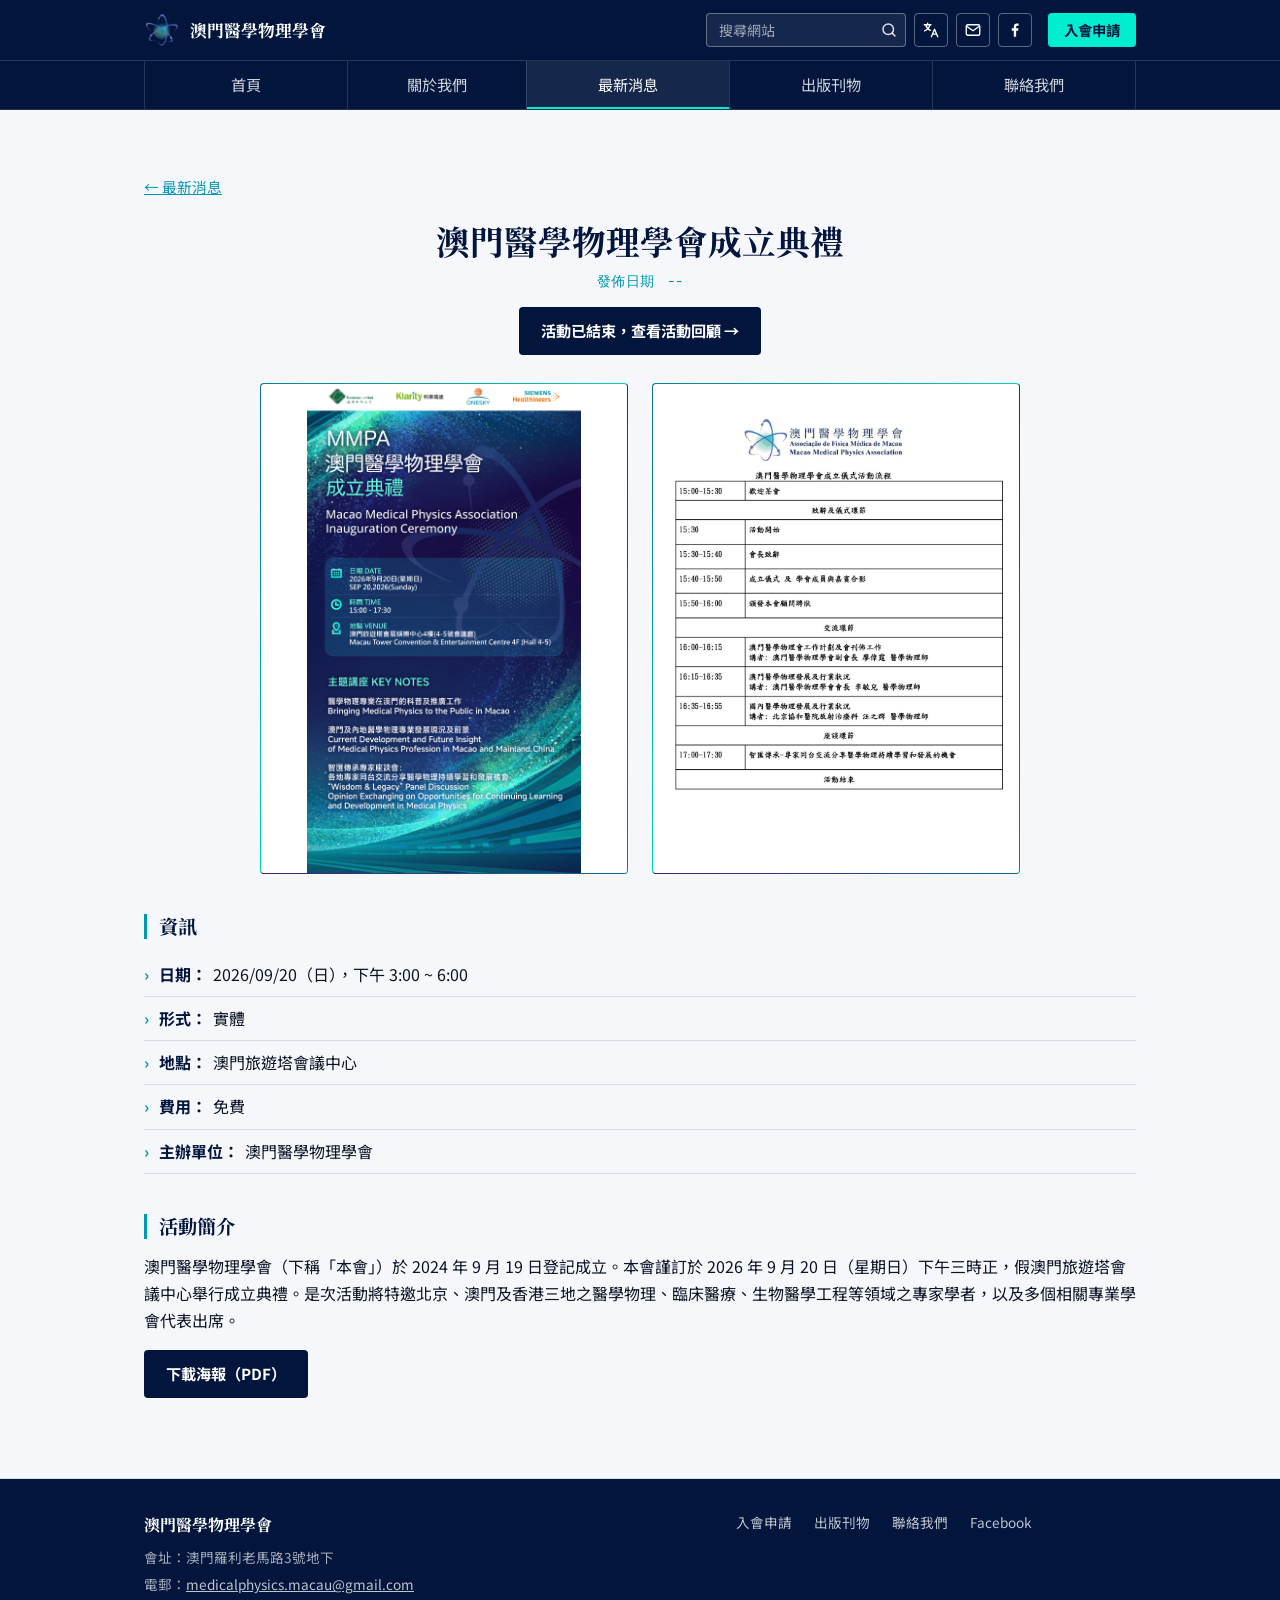
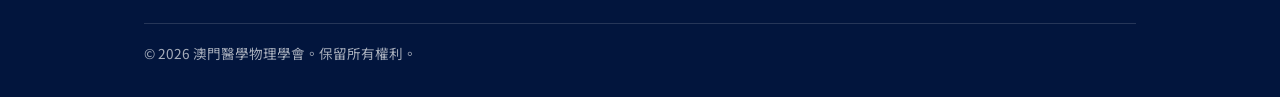
<file: news-20260920.html>
<!DOCTYPE html>
<html lang="zh-Hant">
<head>
<meta charset="UTF-8">
<meta name="viewport" content="width=device-width, initial-scale=1.0">
<title>成立典禮 Inauguration Ceremony — 澳門醫學物理學會 MMPA</title>
<link rel="preconnect" href="https://fonts.googleapis.com">
<link href="https://fonts.googleapis.com/css2?family=Noto+Serif+TC:wght@600;700&family=Noto+Sans+TC:wght@400;500&family=Space+Grotesk:wght@600;700&family=Inter:wght@400;500&display=swap" rel="stylesheet">
<link rel="stylesheet" href="style.css">
</head>
<body>

<header class="site-header">
  <div class="header-inner">
    <a href="index.html" class="logo">
      <img src="images/logo.png" alt="學會標誌" width="36" height="36">
      <span class="lang-zh">澳門醫學物理學會</span>
      <span class="lang-en">Macao Medical Physics Association</span>
    </a>
    <div class="header-tools">
      <form class="site-search" id="site-search" role="search" autocomplete="off">
        <input type="search" id="search-input" placeholder="搜尋網站" data-ph-zh="搜尋網站" data-ph-en="Search" aria-label="Search" aria-controls="search-results">
        <button type="submit" aria-label="Search"><svg viewBox="0 0 24 24" fill="none" stroke="currentColor" stroke-width="2" stroke-linecap="round" stroke-linejoin="round" aria-hidden="true"><circle cx="11" cy="11" r="7"/><path d="M20 20l-3.5-3.5"/></svg></button>
        <ul class="search-results" id="search-results" hidden></ul>
      </form>
      <button type="button" id="lang-toggle" class="icon-btn" aria-label="Switch to English" title="中文 / English"><svg viewBox="0 0 24 24" fill="none" stroke="currentColor" stroke-width="1.8" stroke-linecap="round" stroke-linejoin="round" aria-hidden="true"><path d="M3 5h9M7.5 3v2M5 5c.8 3.4 3 6 6 7.5M10.5 5c-.6 3.2-3 6.4-7 8.2"/><path d="M12.5 21l4.2-10 4.3 10M14 17.5h5.4"/></svg></button>
      <a class="icon-btn" href="mailto:medicalphysics.macau@gmail.com" aria-label="Email" title="Email"><svg viewBox="0 0 24 24" fill="none" stroke="currentColor" stroke-width="1.8" stroke-linecap="round" stroke-linejoin="round" aria-hidden="true"><rect x="3" y="5" width="18" height="14" rx="2"/><path d="M3.5 7l8.5 6 8.5-6"/></svg></a>
      <a class="icon-btn" href="https://www.facebook.com/profile.php?id=61595477795837" target="_blank" rel="noopener" aria-label="Facebook" title="Facebook"><svg viewBox="0 0 24 24" fill="currentColor" aria-hidden="true"><path d="M13.5 21v-8h2.7l.4-3.2h-3.1V7.8c0-.9.3-1.5 1.6-1.5h1.7V3.4c-.3 0-1.3-.1-2.4-.1-2.4 0-4 1.5-4 4.1v2.4H7.7V13h2.7v8h3.1z"/></svg></a>
    </div>
    <a class="join-btn" href="join.html"><span class="lang-zh">入會申請</span><span class="lang-en">Join us</span></a>
    <button type="button" id="nav-toggle" class="nav-toggle" aria-label="Open menu" aria-expanded="false" aria-controls="main-nav">☰</button>
  </div>
  <nav class="main-nav" id="main-nav" aria-label="Main">
    <div class="nav-inner">
      <a href="index.html"><span class="lang-zh">首頁</span><span class="lang-en">Home</span></a>
      <div class="nav-item">
        <a href="about.html"><span class="lang-zh">關於我們</span><span class="lang-en">About</span></a>
        <div class="subnav">
          <a href="about.html#intro"><span class="lang-zh">本會簡介</span><span class="lang-en">About us</span></a>
          <a href="about.html#structure"><span class="lang-zh">組織架構</span><span class="lang-en">Structure</span></a>
          <a href="join.html"><span class="lang-zh">入會申請</span><span class="lang-en">Membership</span></a>
        </div>
      </div>
      <a href="news.html" aria-current="page"><span class="lang-zh">最新消息</span><span class="lang-en">News</span></a>
      <a href="publications.html"><span class="lang-zh">出版刊物</span><span class="lang-en">Publications</span></a>
      <a href="contact.html"><span class="lang-zh">聯絡我們</span><span class="lang-en">Contact</span></a>
    </div>
  </nav>
</header>

<!-- 活動報名／介紹頁（活動前發佈）。活動結束後的回顧另立一頁：news-20260920-review.html -->

<main>
  <section class="section">
    <div class="wrap">
      <p class="back-link"><a href="news.html">← <span class="lang-zh">最新消息</span><span class="lang-en">Latest news</span></a></p>

      <div class="detail-head">
        <h1>
          <span class="lang-zh">澳門醫學物理學會成立典禮</span>
          <span class="lang-en">Inauguration Ceremony of the Macao Medical Physics Association</span>
        </h1>
        <p class="news-date"><span class="lang-zh">發佈日期　--</span><span class="lang-en">Posted --</span></p>
        <!-- 活動已結束：連到獨立的活動回顧頁 -->
        <p><a class="btn" href="news-20260920-review.html"><span class="lang-zh">活動已結束，查看活動回顧 →</span><span class="lang-en">Event concluded — view the event review →</span></a></p>
      </div>

      <!-- 海報與活動流程：放入 images/news/ 底下的圖片；點圖可開啟大圖 -->
      <div class="detail-media">
        <a class="ph ph--poster" href="images/news/20260920_poster.jpg" target="_blank" rel="noopener">
          <span class="ph-label"><span class="lang-zh">海報</span><span class="lang-en">Poster</span></span>
          <img src="images/news/20260920_poster.jpg" alt="成立典禮海報 Poster" data-fallback>
        </a>
        <a class="ph ph--poster" href="images/news/20260920_programme.jpg" target="_blank" rel="noopener">
          <span class="ph-label"><span class="lang-zh">活動流程</span><span class="lang-en">Programme</span></span>
          <img src="images/news/20260920_programme.jpg" alt="成立典禮流程 Programme" data-fallback>
        </a>
      </div>

      <div class="sub-head"><h3><span class="lang-zh">資訊</span><span class="lang-en">Details</span></h3></div>
      <ul class="info-list">
        <li><strong><span class="lang-zh">日期：</span><span class="lang-en">Date:</span></strong><span class="lang-zh">2026/09/20（日），下午 3:00 ~ 6:00</span><span class="lang-en">Sunday, 20 September 2026, 3:00 – 6:00 PM</span></li>
        <li><strong><span class="lang-zh">形式：</span><span class="lang-en">Format:</span></strong><span class="lang-zh">實體</span><span class="lang-en">In person</span></li>
        <li><strong><span class="lang-zh">地點：</span><span class="lang-en">Venue:</span></strong><span class="lang-zh">澳門旅遊塔會議中心</span><span class="lang-en">Macau Tower Convention Centre</span></li>
        <li><strong><span class="lang-zh">費用：</span><span class="lang-en">Fee:</span></strong><span class="lang-zh">免費</span><span class="lang-en">Free</span></li>
        <li><strong><span class="lang-zh">主辦單位：</span><span class="lang-en">Organizer:</span></strong><span class="lang-zh">澳門醫學物理學會</span><span class="lang-en">Macao Medical Physics Association</span></li>
      </ul>

      <div class="sub-head"><h3><span class="lang-zh">活動簡介</span><span class="lang-en">About the event</span></h3></div>
      <div class="prose">
        <p>
          <span class="lang-zh">澳門醫學物理學會（下稱「本會」）於 2024 年 9 月 19 日登記成立。本會謹訂於 2026 年 9 月 20 日（星期日）下午三時正，假澳門旅遊塔會議中心舉行成立典禮。是次活動將特邀北京、澳門及香港三地之醫學物理、臨床醫療、生物醫學工程等領域之專家學者，以及多個相關專業學會代表出席。</span>
          <span class="lang-en">The Macao Medical Physics Association (the "Association") was formally registered on 19 September 2024, founded jointly by medical physicists and radiographers working in radiotherapy, medical imaging and nuclear medicine in Macao as a non-profit academic organization. The inaugural ceremony will be held on Sunday, 20 September 2026 at 3:00 PM, at the Macau Tower Convention Centre. The ceremony will be joined by experts and scholars from Beijing, Macao and Hong Kong working in medical physics, clinical medicine, biomedical engineering, and other related disciplines.</span>
        </p>
        <p><a class="btn" href="posters/20260920_OpenningCeremony.pdf" target="_blank" rel="noopener"><span class="lang-zh">下載海報（PDF）</span><span class="lang-en">Download poster (PDF)</span></a></p>
      </div>
    </div>
  </section>
</main>

<footer class="site-footer">
  <div class="wrap">
    <div class="footer-main">
      <div class="footer-about">
        <p class="footer-name"><span class="lang-zh">澳門醫學物理學會</span><span class="lang-en">Macao Medical Physics Association</span></p>
        <!-- 會址在 script.js 最上方的 SITE.address 統一設定（目前為虛擬地址） -->
        <p class="footer-line"><span class="lang-zh">會址：</span><span class="lang-en">Address: </span><span data-site="address"></span></p>
        <p class="footer-line"><span class="lang-zh">電郵：</span><span class="lang-en">Email: </span><a href="mailto:medicalphysics.macau@gmail.com">medicalphysics.macau@gmail.com</a></p>
      </div>
      <nav class="footer-links" aria-label="Footer">
        <a href="join.html"><span class="lang-zh">入會申請</span><span class="lang-en">Membership</span></a>
        <a href="publications.html"><span class="lang-zh">出版刊物</span><span class="lang-en">Publications</span></a>
        <a href="contact.html"><span class="lang-zh">聯絡我們</span><span class="lang-en">Contact</span></a>
        <a href="https://www.facebook.com/profile.php?id=61595477795837" target="_blank" rel="noopener">Facebook</a>
      </nav>
    </div>
    <div class="footer-copy">
      <span><span class="lang-zh">© 2026 澳門醫學物理學會。保留所有權利。</span><span class="lang-en">© 2026 Macao Medical Physics Association. All rights reserved.</span></span>
    </div>
  </div>
</footer>

<script src="news-data.js"></script>
<script src="script.js"></script>
</body>
</html>
</file>
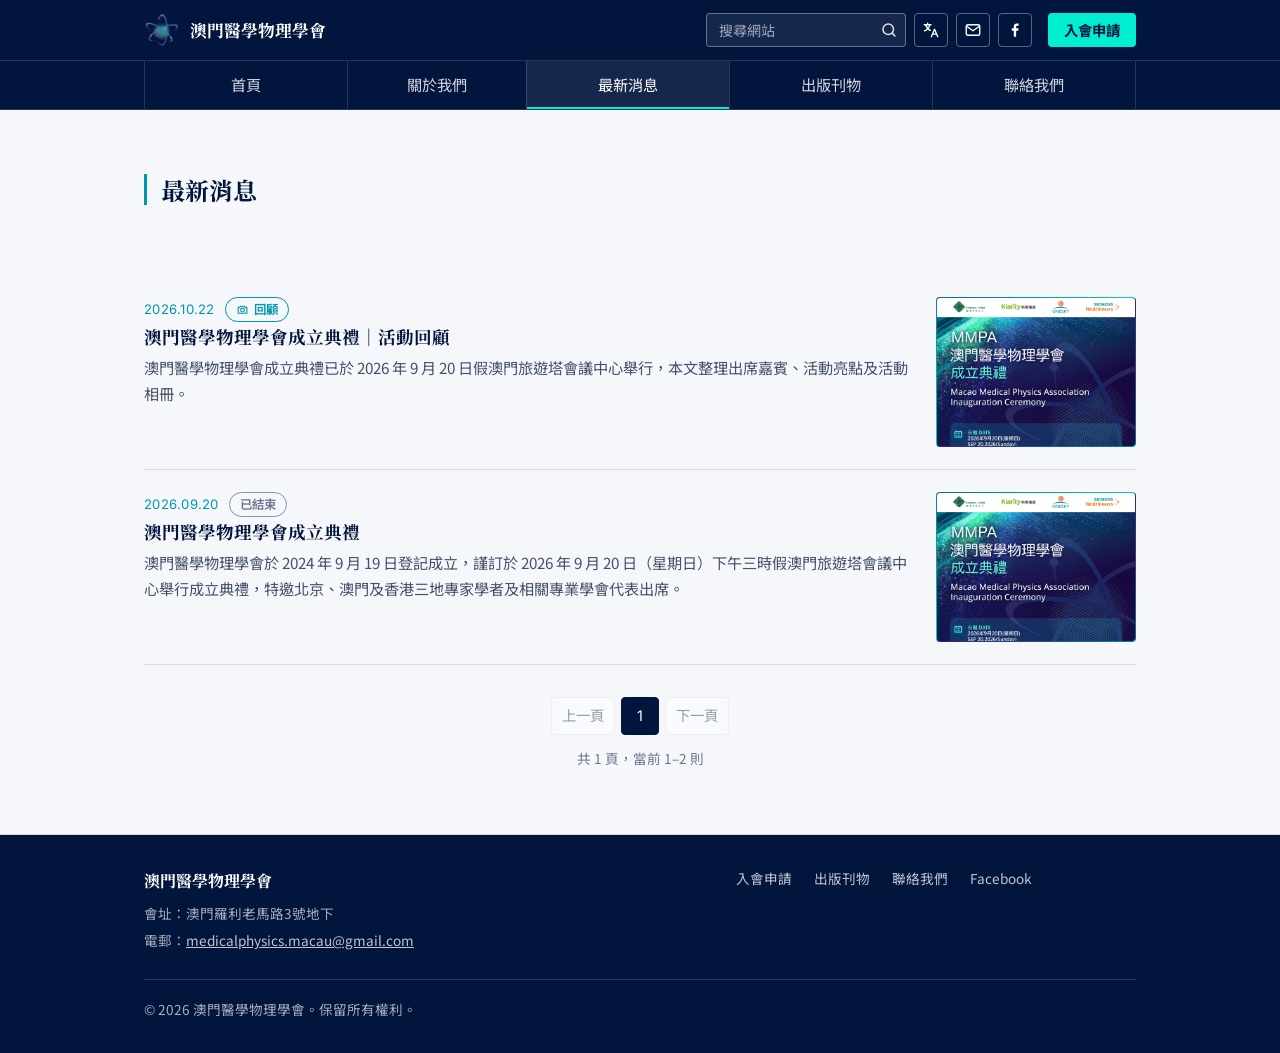
<file: news.html>
<!DOCTYPE html>
<html lang="zh-Hant">
<head>
<meta charset="UTF-8">
<meta name="viewport" content="width=device-width, initial-scale=1.0">
<title>最新消息 News — 澳門醫學物理學會 MMPA</title>
<link rel="preconnect" href="https://fonts.googleapis.com">
<link href="https://fonts.googleapis.com/css2?family=Noto+Serif+TC:wght@600;700&family=Noto+Sans+TC:wght@400;500&family=Space+Grotesk:wght@600;700&family=Inter:wght@400;500&display=swap" rel="stylesheet">
<link rel="stylesheet" href="style.css">
</head>
<body>

<header class="site-header">
  <div class="header-inner">
    <a href="index.html" class="logo">
      <img src="images/logo.png" alt="學會標誌" width="36" height="36">
      <span class="lang-zh">澳門醫學物理學會</span>
      <span class="lang-en">Macao Medical Physics Association</span>
    </a>
    <div class="header-tools">
      <form class="site-search" id="site-search" role="search" autocomplete="off">
        <input type="search" id="search-input" placeholder="搜尋網站" data-ph-zh="搜尋網站" data-ph-en="Search" aria-label="Search" aria-controls="search-results">
        <button type="submit" aria-label="Search"><svg viewBox="0 0 24 24" fill="none" stroke="currentColor" stroke-width="2" stroke-linecap="round" stroke-linejoin="round" aria-hidden="true"><circle cx="11" cy="11" r="7"/><path d="M20 20l-3.5-3.5"/></svg></button>
        <ul class="search-results" id="search-results" hidden></ul>
      </form>
      <button type="button" id="lang-toggle" class="icon-btn" aria-label="Switch to English" title="中文 / English"><svg viewBox="0 0 24 24" fill="none" stroke="currentColor" stroke-width="1.8" stroke-linecap="round" stroke-linejoin="round" aria-hidden="true"><path d="M3 5h9M7.5 3v2M5 5c.8 3.4 3 6 6 7.5M10.5 5c-.6 3.2-3 6.4-7 8.2"/><path d="M12.5 21l4.2-10 4.3 10M14 17.5h5.4"/></svg></button>
      <a class="icon-btn" href="mailto:medicalphysics.macau@gmail.com" aria-label="Email" title="Email"><svg viewBox="0 0 24 24" fill="none" stroke="currentColor" stroke-width="1.8" stroke-linecap="round" stroke-linejoin="round" aria-hidden="true"><rect x="3" y="5" width="18" height="14" rx="2"/><path d="M3.5 7l8.5 6 8.5-6"/></svg></a>
      <a class="icon-btn" href="https://www.facebook.com/profile.php?id=61595477795837" target="_blank" rel="noopener" aria-label="Facebook" title="Facebook"><svg viewBox="0 0 24 24" fill="currentColor" aria-hidden="true"><path d="M13.5 21v-8h2.7l.4-3.2h-3.1V7.8c0-.9.3-1.5 1.6-1.5h1.7V3.4c-.3 0-1.3-.1-2.4-.1-2.4 0-4 1.5-4 4.1v2.4H7.7V13h2.7v8h3.1z"/></svg></a>
    </div>
    <a class="join-btn" href="join.html"><span class="lang-zh">入會申請</span><span class="lang-en">Join us</span></a>
    <button type="button" id="nav-toggle" class="nav-toggle" aria-label="Open menu" aria-expanded="false" aria-controls="main-nav">☰</button>
  </div>
  <nav class="main-nav" id="main-nav" aria-label="Main">
    <div class="nav-inner">
      <a href="index.html"><span class="lang-zh">首頁</span><span class="lang-en">Home</span></a>
      <div class="nav-item">
        <a href="about.html"><span class="lang-zh">關於我們</span><span class="lang-en">About</span></a>
        <div class="subnav">
          <a href="about.html#intro"><span class="lang-zh">本會簡介</span><span class="lang-en">About us</span></a>
          <a href="about.html#structure"><span class="lang-zh">組織架構</span><span class="lang-en">Structure</span></a>
          <a href="join.html"><span class="lang-zh">入會申請</span><span class="lang-en">Membership</span></a>
        </div>
      </div>
      <a href="news.html" aria-current="page"><span class="lang-zh">最新消息</span><span class="lang-en">News</span></a>
      <a href="publications.html"><span class="lang-zh">出版刊物</span><span class="lang-en">Publications</span></a>
      <a href="contact.html"><span class="lang-zh">聯絡我們</span><span class="lang-en">Contact</span></a>
    </div>
  </nav>
</header>

<main>
  <section class="section" style="border-bottom:none; padding-bottom:0;">
    <div class="wrap">
      <div class="section-head">
        <h2><span class="lang-zh">最新消息</span><span class="lang-en">Latest news</span></h2>
      </div>
    </div>
  </section>

  <section class="section">
    <div class="wrap">
      <!-- 列表由 script.js 依 news-data.js 產生：每頁 12 則，右側為海報縮圖。
           新增消息請編輯 news-data.js，不用改這個檔案。 -->
      <div id="news-list">
        <noscript><p>請啟用 JavaScript 以瀏覽最新消息。 / Please enable JavaScript to view the news.</p></noscript>
      </div>
      <nav class="pager" id="pager" aria-label="Pagination"></nav>
      <p class="pager-info" id="pager-info"></p>
    </div>
  </section>
</main>

<footer class="site-footer">
  <div class="wrap">
    <div class="footer-main">
      <div class="footer-about">
        <p class="footer-name"><span class="lang-zh">澳門醫學物理學會</span><span class="lang-en">Macao Medical Physics Association</span></p>
        <!-- 會址在 script.js 最上方的 SITE.address 統一設定（目前為虛擬地址） -->
        <p class="footer-line"><span class="lang-zh">會址：</span><span class="lang-en">Address: </span><span data-site="address"></span></p>
        <p class="footer-line"><span class="lang-zh">電郵：</span><span class="lang-en">Email: </span><a href="mailto:medicalphysics.macau@gmail.com">medicalphysics.macau@gmail.com</a></p>
      </div>
      <nav class="footer-links" aria-label="Footer">
        <a href="join.html"><span class="lang-zh">入會申請</span><span class="lang-en">Membership</span></a>
        <a href="publications.html"><span class="lang-zh">出版刊物</span><span class="lang-en">Publications</span></a>
        <a href="contact.html"><span class="lang-zh">聯絡我們</span><span class="lang-en">Contact</span></a>
        <a href="https://www.facebook.com/profile.php?id=61595477795837" target="_blank" rel="noopener">Facebook</a>
      </nav>
    </div>
    <div class="footer-copy">
      <span><span class="lang-zh">© 2026 澳門醫學物理學會。保留所有權利。</span><span class="lang-en">© 2026 Macao Medical Physics Association. All rights reserved.</span></span>
    </div>
  </div>
</footer>

<script src="news-data.js"></script>
<script src="script.js"></script>
</body>
</html>
</file>
<file: style.css>
/* ============================================================
   學會網站 — 共用樣式表 / Shared stylesheet
   色板 Color tokens: 深空藍 Navy / 紫 Purple / 青 Teal / 薄荷 Mint
   ============================================================ */

:root {
  --navy: #02153D;
  --purple: #4B227A;
  --teal: #0197AF;
  --mint: #00EED0;

  --ink: #0B1324;
  --paper: #F6F7FB;
  --line: rgba(2, 21, 61, 0.12);
  --line-dark: rgba(255, 255, 255, 0.14);

  --font-head-zh: "Noto Serif TC", serif;
  --font-head-en: "Space Grotesk", sans-serif;
  --font-body-zh: "Noto Sans TC", sans-serif;
  --font-body-en: "Inter", sans-serif;

  --radius: 4px;
  --max-width: 1040px;
}

* { box-sizing: border-box; }

html { scroll-behavior: smooth; }

body {
  margin: 0;
  background: var(--paper);
  color: var(--ink);
  font-family: var(--font-body-zh), var(--font-body-en);
  line-height: 1.7;
  -webkit-font-smoothing: antialiased;
}

h1, h2, h3 {
  font-family: var(--font-head-zh), var(--font-head-en);
  font-weight: 700;
  line-height: 1.3;
  margin: 0 0 0.5em;
  color: var(--navy);
}

p { margin: 0 0 1em; }

a { color: var(--teal); }
a:hover { color: var(--purple); }

img { max-width: 100%; display: block; }

/* 讓 hidden 屬性永遠生效（img、列表等會被其他 display 規則蓋掉） */
[hidden] { display: none !important; }

/* 語言切換 / Language toggle ------------------------------------ */
/* 預設顯示中文；<html data-lang="en"> 時切換為英文。
   注意：用 data-lang 屬性而非 class，避免跟下方 .lang-zh / .lang-en
   文字用的 class 同名衝突（曾導致 <body> 本身被隱藏、整頁變白屏）。
   行內文字用 <span class="lang-xx">；整段（含 <p>、<ol>）用 <div class="lang-xx">。 */
.lang-en { display: none; }
html[data-lang="en"] .lang-en { display: inline; }
html[data-lang="en"] .lang-zh { display: none; }
html[data-lang="en"] div.lang-en,
html[data-lang="en"] ol.lang-en,
html[data-lang="en"] ul.lang-en,
html[data-lang="en"] p.lang-en { display: block; }

/* 區塊容器 / Section container ----------------------------------- */
.wrap {
  max-width: var(--max-width);
  margin: 0 auto;
  padding: 0 24px;
}

/* 頁首 / Header（兩列：標誌＋工具列／主選單）-------------------------- */
.site-header {
  background: var(--navy);
  color: #fff;
  position: sticky;
  top: 0;
  z-index: 50;
  border-bottom: 1px solid var(--line-dark);
}

.header-inner {
  max-width: var(--max-width);
  margin: 0 auto;
  padding: 12px 24px;
  display: flex;
  align-items: center;
  gap: 16px;
}

.logo {
  display: flex;
  align-items: center;
  gap: 10px;
  text-decoration: none;
  color: #fff;
  font-family: var(--font-head-zh), var(--font-head-en);
  font-size: 1.05rem;
  font-weight: 700;
  margin-right: auto;
}
.logo:hover { color: #fff; }
.logo img { width: 36px; height: 36px; object-fit: contain; flex-shrink: 0; }

/* 工具列：搜尋、語言、郵件、Facebook */
.header-tools {
  display: flex;
  align-items: center;
  gap: 8px;
}

.site-search { position: relative; display: flex; align-items: center; }
.site-search input {
  width: 200px;
  height: 34px;
  padding: 0 38px 0 12px;
  background: rgba(255,255,255,0.08);
  border: 1px solid rgba(255,255,255,0.35);
  border-radius: var(--radius);
  color: #fff;
  font: inherit;
  font-size: 0.88rem;
}
.site-search input::placeholder { color: rgba(255,255,255,0.6); }
.site-search input:focus { outline: none; border-color: var(--mint); }
.site-search input::-webkit-search-cancel-button { display: none; }
.site-search button {
  position: absolute;
  right: 0;
  top: 0;
  width: 34px;
  height: 34px;
  display: grid;
  place-items: center;
  background: transparent;
  border: none;
  color: rgba(255,255,255,0.85);
  cursor: pointer;
}
.site-search button:hover { color: var(--mint); }
.site-search svg { width: 18px; height: 18px; }

.icon-btn {
  width: 34px;
  height: 34px;
  display: grid;
  place-items: center;
  background: transparent;
  border: 1px solid rgba(255,255,255,0.35);
  border-radius: var(--radius);
  color: #fff;
  cursor: pointer;
  text-decoration: none;
  padding: 0;
}
.icon-btn:hover { border-color: var(--mint); color: var(--mint); }
.icon-btn svg { width: 18px; height: 18px; }

.search-results {
  position: absolute;
  top: calc(100% + 6px);
  right: 0;
  width: min(320px, 90vw);
  margin: 0;
  padding: 6px;
  list-style: none;
  background: #fff;
  color: var(--ink);
  border-radius: var(--radius);
  box-shadow: 0 10px 30px rgba(2, 21, 61, 0.25);
  z-index: 60;
}
.search-results a {
  display: block;
  padding: 8px 10px;
  color: var(--navy);
  text-decoration: none;
  border-radius: var(--radius);
  font-size: 0.92rem;
}
.search-results a:hover,
.search-results a:focus { background: var(--paper); color: var(--purple); }
.search-results small { display: block; color: #6b7490; font-size: 0.78rem; }
.search-results .empty { padding: 8px 10px; color: #6b7490; font-size: 0.9rem; }

/* 主選單（第二列，項目之間有分隔線） */
.main-nav { border-top: 1px solid var(--line-dark); }

.nav-inner {
  max-width: var(--max-width);
  margin: 0 auto;
  padding: 0 24px;
  display: flex;
}

.nav-inner > a,
.nav-item {
  flex: 1;
  border-left: 1px solid var(--line-dark);
}
.nav-inner > :last-child { border-right: 1px solid var(--line-dark); }

.nav-inner > a,
.nav-item > a {
  display: block;
  text-align: center;
  color: rgba(255,255,255,0.82);
  text-decoration: none;
  font-size: 0.95rem;
  padding: 11px 12px;
}
.nav-item { position: relative; display: flex; }
.nav-item > a { flex: 1; }

.nav-inner > a:hover,
.nav-item:hover > a,
.nav-item:focus-within > a,
.nav-inner > a[aria-current="page"],
.nav-item > a[aria-current="page"] {
  color: #fff;
  background: rgba(255,255,255,0.08);
}
.nav-inner > a[aria-current="page"],
.nav-item > a[aria-current="page"] { box-shadow: inset 0 -2px 0 var(--mint); }

/* 下拉選單（滑鼠移上去或鍵盤聚焦時展開；手機版直接攤開）*/
.subnav {
  display: none;
  position: absolute;
  top: 100%;
  left: -1px;
  right: -1px;
  background: var(--navy);
  border: 1px solid var(--line-dark);
  border-top: 2px solid var(--mint);
  box-shadow: 0 10px 24px rgba(2, 21, 61, 0.35);
  z-index: 55;
}
.nav-item:hover .subnav,
.nav-item:focus-within .subnav { display: block; }
.subnav a {
  display: block;
  padding: 10px 16px;
  color: rgba(255,255,255,0.85);
  text-decoration: none;
  font-size: 0.92rem;
  text-align: left;
}
.subnav a:hover,
.subnav a:focus-visible { background: rgba(255,255,255,0.08); color: var(--mint); }

/* 入會申請按鈕：薄荷綠實心，永遠可見 */
.join-btn {
  display: inline-flex;
  align-items: center;
  justify-content: center;
  height: 34px;
  padding: 0 16px;
  background: var(--mint);
  color: var(--navy);
  border-radius: var(--radius);
  font-weight: 700;
  font-size: 0.9rem;
  line-height: 1;
  text-decoration: none;
  white-space: nowrap;
}
.join-btn:hover { background: #fff; color: var(--navy); }
.site-header a.join-btn:focus-visible { outline-color: #fff; }

.nav-toggle {
  display: none;
  background: transparent;
  border: none;
  color: #fff;
  font-size: 1.4rem;
  cursor: pointer;
}

@media (max-width: 760px) {
  .header-inner { flex-wrap: wrap; }
  .logo { flex: 1; margin-right: 0; min-width: 0; font-size: 0.98rem; }
  .join-btn { order: 1; padding: 0 12px; font-size: 0.85rem; }
  .nav-toggle { display: block; order: 2; }
  .header-tools { order: 3; width: 100%; }
  .site-search { flex: 1; }
  .site-search input { width: 100%; }
  .search-results { left: 0; right: auto; width: 100%; }

  .main-nav { display: none; }
  .main-nav.open { display: block; }
  .nav-inner { flex-direction: column; padding: 0 24px 8px; }
  .nav-inner > a,
  .nav-item {
    border-left: none;
    border-top: 1px solid var(--line-dark);
  }
  .nav-inner > :last-child { border-right: none; }
  .nav-inner > a,
  .nav-item > a { text-align: left; }
  .nav-item { flex-direction: column; }
  .subnav {
    display: block;
    position: static;
    background: transparent;
    border: none;
    box-shadow: none;
    padding: 0 0 6px 16px;
  }
  .subnav a { padding: 6px 12px; font-size: 0.88rem; color: rgba(255,255,255,0.7); }
}

/* 圖片佔位 / Image placeholder ------------------------------------
   圖片載入失敗（或還沒放入）時，顯示漸層底色＋文字標籤。 */
.ph {
  position: relative;
  display: grid;
  place-items: center;
  overflow: hidden;
  background: linear-gradient(135deg, var(--purple), var(--teal) 60%, var(--mint));
  color: rgba(255,255,255,0.92);
}
.ph-label {
  font-family: var(--font-head-zh), var(--font-head-en);
  font-weight: 700;
  font-size: 1.05rem;
  letter-spacing: 0.04em;
  text-align: center;
  padding: 0 12px;
}
.ph > img {
  position: absolute;
  inset: 0;
  width: 100%;
  height: 100%;
  object-fit: cover;
}
.ph--card { aspect-ratio: 4 / 3; }
.ph--poster { aspect-ratio: 3 / 4; }
.ph--poster > img { object-fit: contain; background: #fff; }
.ph--group { aspect-ratio: 16 / 6; border-radius: 12px; margin-bottom: 32px; }
@media (max-width: 560px) {
  .ph--group { aspect-ratio: 4 / 3; }
}

/* 首頁輪播 / Carousel ------------------------------------------------ */
.carousel { padding: 32px 0 40px; }

.carousel-stage {
  position: relative;
  aspect-ratio: 16 / 7;
  border-radius: var(--radius);
  overflow: hidden;
  background: var(--navy);
}
@media (max-width: 760px) {
  .carousel-stage { aspect-ratio: 4 / 3; }
}

.slide {
  position: absolute;
  inset: 0;
  opacity: 0;
  transition: opacity 0.6s ease;
  pointer-events: none;
}
.slide.is-active { opacity: 1; pointer-events: auto; }
.slide .ph-label { font-size: clamp(1.6rem, 4vw, 2.6rem); }

.carousel-btn {
  position: absolute;
  top: 50%;
  transform: translateY(-50%);
  width: 40px;
  height: 40px;
  padding: 0;
  display: grid;
  place-items: center;
  border-radius: 50%;
  border: 1px solid rgba(255,255,255,0.6);
  background: rgba(2, 21, 61, 0.55);
  color: #fff;
  cursor: pointer;
  z-index: 2;
}
.carousel-btn:hover { background: var(--mint); border-color: var(--mint); color: var(--navy); }
.carousel-btn svg { width: 20px; height: 20px; }
.carousel-prev { left: 14px; }
.carousel-next { right: 14px; }

.carousel-dots {
  position: absolute;
  left: 0;
  right: 0;
  bottom: 12px;
  display: flex;
  justify-content: center;
  gap: 8px;
  z-index: 2;
}
.carousel-dots button {
  width: 9px;
  height: 9px;
  padding: 0;
  border-radius: 50%;
  border: 1px solid #fff;
  background: transparent;
  cursor: pointer;
}
.carousel-dots button.is-active { background: var(--mint); border-color: var(--mint); }

html:not(.js) .carousel-btn,
html:not(.js) .carousel-dots { display: none; }

.carousel-captions { border-bottom: 1px solid var(--line); padding: 18px 0 20px; }
.cap { display: none; }
.cap.is-active { display: block; }
.cap-title {
  font-family: var(--font-head-zh), var(--font-head-en);
  font-weight: 700;
  font-size: 1.15rem;
  color: var(--navy);
  margin: 0 0 4px;
}
.cap p { margin: 0; color: #45506b; }

/* 英雄區（標誌＋格言）/ Hero ------------------------------------------ */
.hero {
  background: var(--navy);
  color: #fff;
  position: relative;
  overflow: hidden;
  padding: 72px 0 96px;
}

.hero-wave {
  position: absolute;
  inset: auto 0 0 0;
  width: 100%;
  height: 160px;
  opacity: 0.6;
}

.hero-inner {
  max-width: var(--max-width);
  margin: 0 auto;
  padding: 0 24px;
  position: relative;
  z-index: 2;
}

.hero-grid {
  display: grid;
  grid-template-columns: 180px 1fr;
  gap: 48px;
  align-items: center;
}
.hero-logo { width: 180px; height: 180px; object-fit: contain; }
@media (max-width: 760px) {
  .hero { padding: 48px 0 80px; }
  .hero-grid { grid-template-columns: 1fr; gap: 24px; }
  .hero-logo { width: 110px; height: 110px; }
}

.hero .kicker {
  font-family: var(--font-body-en), var(--font-body-zh);
  text-transform: uppercase;
  letter-spacing: 0.14em;
  font-size: 0.8rem;
  color: var(--mint);
  margin: 0 0 8px;
}

.hero h1 {
  color: #fff;
  font-size: clamp(1.8rem, 4vw, 2.75rem);
  max-width: 14em;
  letter-spacing: -0.01em;
}

.hero p {
  color: rgba(255,255,255,0.78);
  max-width: 42em;
  font-size: 1.05rem;
}

.cta-row { display: flex; gap: 12px; flex-wrap: wrap; margin-top: 12px; }

.cta {
  display: inline-block;
  margin-top: 12px;
  background: var(--mint);
  color: var(--navy);
  text-decoration: none;
  font-weight: 700;
  padding: 11px 22px;
  border-radius: var(--radius);
}
.cta:hover { background: #fff; color: var(--navy); }
.cta-row .cta { margin-top: 0; }

.cta-outline {
  background: transparent;
  color: #fff;
  border: 1px solid rgba(255,255,255,0.6);
  padding: 10px 22px;
}
.cta-outline:hover { background: #fff; color: var(--navy); }

/* 區塊標題 / Section heading ---------------------------------------- */
.section {
  padding: 64px 0;
  border-bottom: 1px solid var(--line);
}

.section-head {
  display: flex;
  align-items: baseline;
  justify-content: space-between;
  gap: 16px;
  margin-bottom: 28px;
  border-left: 3px solid var(--teal);
  padding-left: 14px;
}

.section-head h2 { margin: 0; }
.section-head .more-link { font-size: 0.9rem; text-decoration: none; white-space: nowrap; }

/* 小標題（關於我們各段落、活動資訊）*/
.sub-head {
  border-left: 3px solid var(--teal);
  padding-left: 12px;
  margin: 40px 0 14px;
}
.sub-head:first-child { margin-top: 0; }
.sub-head h3 { margin: 0; font-size: 1.2rem; }

.prose ol,
.prose ul { padding-left: 1.4em; margin: 0 0 1em; }
.prose li { margin-bottom: 0.55em; }

/* 關於我們：分頁籤 / Tabs --------------------------------------------- */
.tabs {
  display: flex;
  flex-wrap: wrap;
  border-bottom: 1px solid var(--line);
  margin-bottom: 28px;
  scroll-margin-top: 120px;
}
.tab {
  padding: 10px 22px;
  margin-bottom: -1px;
  color: #45506b;
  font-weight: 600;
  text-decoration: none;
  border-bottom: 3px solid transparent;
}
.tab + .tab { box-shadow: inset 1px 0 0 var(--line); }
.tab:hover { color: var(--purple); }
.tab[aria-selected="true"] { color: var(--navy); border-bottom-color: var(--teal); }

.org-intro { margin-bottom: 8px; }
.group-head { margin: 36px 0 18px; }
.group-head h3 { margin: 0; font-size: 1.15rem; }

/* 成員卡片 / Member grid --------------------------------------------- */
.member-grid {
  display: grid;
  grid-template-columns: repeat(auto-fit, minmax(200px, 1fr));
  gap: 20px;
}

.member-card {
  border: 1px solid var(--line);
  padding: 20px;
}

.member-card img {
  width: 100%;
  aspect-ratio: 1 / 1.2;
  object-fit: cover;
  object-position: center top;
  background: #e9ecf3;
  margin-bottom: 14px;
}

.member-card--advisor {
  background: #fff;
  border-color: var(--teal);
  border-top-width: 3px;
  box-shadow: 0 6px 18px rgba(2, 21, 61, 0.08);
}
.member-card--advisor .role { color: var(--teal); }

.member-photo {
  width: 100%;
  aspect-ratio: 1 / 1.2;
  background: linear-gradient(135deg, var(--purple), var(--teal));
  margin-bottom: 14px;
}

.member-card h3 { margin-bottom: 2px; font-size: 1rem; }
.member-card .role { color: var(--purple); font-size: 0.88rem; font-weight: 600; margin-bottom: 2px; }
.member-card .profession { color: #6b7490; font-size: 0.82rem; margin-bottom: 0; }

/* 新聞列表 / News list ------------------------------------------------ */
.news-item {
  display: grid;
  grid-template-columns: 1fr;
  gap: 20px;
  padding: 22px 0;
  border-bottom: 1px solid var(--line);
}
.news-item.has-thumb { grid-template-columns: 1fr 200px; }
.news-item:first-child { padding-top: 0; }
@media (max-width: 560px) {
  .news-item.has-thumb { grid-template-columns: 1fr; }
  .news-item .news-thumb { order: -1; }
}

.news-date {
  font-family: var(--font-body-en);
  font-size: 0.82rem;
  color: var(--teal);
  letter-spacing: 0.02em;
}
.news-item h3 { margin: 4px 0 6px; font-size: 1.1rem; }
.news-item p { margin: 0; color: #45506b; font-size: 0.95rem; }

.news-link { text-decoration: none; display: block; }
.news-link h3 { color: var(--navy); }
.news-link:hover h3 { color: var(--purple); }

.news-meta { display: flex; align-items: center; flex-wrap: wrap; gap: 10px; }

/* 「回顧」標籤：已結束的活動才會出現，連到該活動頁的相冊 */
.review-tag {
  display: inline-flex;
  align-items: center;
  gap: 5px;
  padding: 4px 10px;
  border: 1px solid var(--teal);
  border-radius: 999px;
  color: var(--teal);
  font-size: 0.78rem;
  font-weight: 600;
  line-height: 1.2;
  text-decoration: none;
}
.review-tag svg { width: 13px; height: 13px; }
.review-tag:hover { background: var(--teal); color: #fff; }

/* 「已結束」標籤：活動預告／報名消息在活動日期之後自動出現 */
.ended-tag {
  display: inline-flex;
  align-items: center;
  padding: 4px 10px;
  border: 1px solid #8a93a8;
  border-radius: 999px;
  color: #6b7490;
  font-size: 0.78rem;
  font-weight: 600;
  line-height: 1.2;
}

.news-thumb {
  align-self: start;
  border: 1px solid var(--line);
  border-radius: var(--radius);
}
.news-thumb > img { object-position: center top; }

/* 分頁器 / Pagination ------------------------------------------------- */
.pager {
  display: flex;
  flex-wrap: wrap;
  justify-content: center;
  gap: 6px;
  margin-top: 32px;
}
.pager > a,
.pager > span {
  min-width: 38px;
  height: 38px;
  padding: 0 10px;
  display: inline-flex;
  align-items: center;
  justify-content: center;
  border: 1px solid var(--line);
  border-radius: var(--radius);
  background: #fff;
  color: var(--navy);
  text-decoration: none;
  font-family: var(--font-body-en), var(--font-body-zh);
  font-size: 0.9rem;
}
.pager > a:hover { border-color: var(--teal); color: var(--teal); }
.pager > .is-current { background: var(--navy); border-color: var(--navy); color: #fff; }
.pager > .is-disabled { opacity: 0.4; }
.pager > .gap { border-color: transparent; background: transparent; min-width: 20px; padding: 0; }
.pager-info { text-align: center; color: #6b7490; font-size: 0.85rem; margin: 12px 0 0; }

/* 活動詳情頁 / News detail ---------------------------------------------- */
.back-link { margin-bottom: 20px; font-size: 0.92rem; }

.detail-head { text-align: center; margin-bottom: 28px; }
.detail-head h1 { font-size: clamp(1.5rem, 3.4vw, 2.1rem); margin-bottom: 6px; }
.detail-head .news-date { font-size: 0.9rem; }

.detail-media {
  display: grid;
  grid-template-columns: repeat(2, minmax(0, 1fr));
  gap: 24px;
  max-width: 760px;
  margin: 0 auto 36px;
}
.detail-media .ph { border: 1px solid var(--line); border-radius: var(--radius); }
@media (max-width: 560px) {
  .detail-media { grid-template-columns: 1fr; }
}

.info-list { list-style: none; padding: 0; margin: 0 0 1em; }
.info-list li { padding: 8px 0; border-bottom: 1px solid var(--line); }
.info-list li::before { content: "›"; color: var(--teal); font-weight: 700; margin-right: 10px; }
.info-list strong { color: var(--navy); margin-right: 6px; }

.btn {
  display: inline-block;
  background: var(--navy);
  color: #fff;
  text-decoration: none;
  border-radius: var(--radius);
  padding: 11px 22px;
  font-weight: 700;
  font-size: 0.95rem;
}
.btn:hover { background: var(--purple); color: #fff; }

.detail-review { margin: 10px 0 0; }
.detail-review .review-tag { font-size: 0.85rem; padding: 6px 14px; }

/* 活動相冊與燈箱 / Album & lightbox ------------------------------------- */
#album { scroll-margin-top: 120px; }
.album-note { color: #6b7490; font-size: 0.9rem; margin-bottom: 16px; }

.album {
  display: grid;
  grid-template-columns: repeat(auto-fill, minmax(200px, 1fr));
  gap: 12px;
}
.album .ph { border: 1px solid var(--line); border-radius: var(--radius); }
.album .ph > img { transition: transform 0.25s ease; }
.album a:hover > img { transform: scale(1.04); }
a.ph { text-decoration: none; }
a.ph:hover { color: rgba(255,255,255,0.92); }
.album a.img-missing { cursor: default; }

.lightbox {
  position: fixed;
  inset: 0;
  z-index: 100;
  display: flex;
  align-items: center;
  justify-content: center;
  background: rgba(2, 21, 61, 0.94);
}
.lb-figure { margin: 0; text-align: center; max-width: min(92vw, 1100px); }
.lb-figure img {
  max-width: 100%;
  max-height: 80vh;
  margin: 0 auto;
  object-fit: contain;
  border-radius: var(--radius);
}
.lb-count {
  margin-top: 10px;
  color: rgba(255,255,255,0.75);
  font-family: var(--font-body-en), var(--font-body-zh);
  font-size: 0.85rem;
}
.lb-btn {
  position: absolute;
  top: 50%;
  transform: translateY(-50%);
  width: 44px;
  height: 44px;
  padding: 0;
  display: grid;
  place-items: center;
  border-radius: 50%;
  border: 1px solid rgba(255,255,255,0.5);
  background: rgba(255,255,255,0.08);
  color: #fff;
  font-size: 1.7rem;
  line-height: 1;
  cursor: pointer;
}
.lb-btn:hover { background: var(--mint); border-color: var(--mint); color: var(--navy); }
.lb-btn:focus-visible { outline: 2px solid var(--mint); outline-offset: 2px; }
.lb-prev { left: 16px; }
.lb-next { right: 16px; }
.lb-close { top: 20px; right: 20px; transform: none; }
@media (max-width: 560px) {
  .lb-prev, .lb-next { top: auto; bottom: 18px; transform: none; }
  .lb-prev { left: calc(50% - 56px); }
  .lb-next { right: calc(50% - 56px); }
}
body.no-scroll { overflow: hidden; }

/* 聯絡頁 / Contact ------------------------------------------------------ */
.contact-grid {
  display: grid;
  grid-template-columns: 1fr 1fr;
  gap: 48px;
  align-items: start;
}
@media (max-width: 760px) {
  .contact-grid { grid-template-columns: 1fr; gap: 32px; }
}

.contact-brand { display: flex; align-items: center; gap: 14px; margin-bottom: 28px; }
.contact-logo {
  width: 400px;
  max-width: 100%;
  height: 130px;
  padding: 8px;
  flex-shrink: 1;
  border-radius: var(--radius);
}
.contact-logo img { width: 100%; height: 100%; object-fit: contain; }
.contact-brand strong {
  display: block;
  font-family: var(--font-head-en), var(--font-head-zh);
  font-size: 1.25rem;
  color: var(--navy);
  line-height: 1.2;
}
.contact-brand span { color: #45506b; font-size: 0.95rem; }

.contact-row { display: flex; gap: 14px; align-items: flex-start; margin-bottom: 18px; }
.contact-row > svg { width: 22px; height: 22px; flex-shrink: 0; margin-top: 3px; color: var(--teal); }
.contact-row h3 { font-size: 1rem; margin-bottom: 2px; }
.contact-row p,
.contact-row ul { margin: 0; padding: 0; list-style: none; color: #45506b; }

.field { margin-bottom: 16px; }
.field label {
  display: block;
  font-size: 0.88rem;
  color: var(--navy);
  margin-bottom: 6px;
  font-weight: 600;
}
.field input,
.field select, 
.field textarea {
  width: 100%;
  border: 1px solid var(--line);
  border-radius: var(--radius);
  padding: 10px 12px;
  font: inherit;
  background: #fff;
}
.field textarea { resize: vertical; min-height: 150px; }
.field input:focus,
.field select:focus,
.field textarea:focus {
  outline: 2px solid var(--teal);
  outline-offset: 1px;
}

.submit-btn {
  background: var(--navy);
  color: #fff;
  border: none;
  border-radius: var(--radius);
  padding: 11px 22px;
  font-weight: 700;
  cursor: pointer;
  font-size: 0.95rem;
}
.submit-btn:hover { background: var(--purple); }

.form-note { color: #6b7490; font-size: 0.85rem; margin: 12px 0 0; }
.form-note--ok { color: #1b6b4a; font-weight: 600; }
.form-note--err { color: #b3261e; }

.info-block { border-left: 3px solid var(--mint); padding-left: 16px; }
.info-block h3 { font-size: 1rem; margin-bottom: 4px; }
.info-block p { color: #45506b; font-size: 0.95rem; }

/* 頁尾 / Footer --------------------------------------------------------- */
.site-footer {
  background: var(--navy);
  color: rgba(255,255,255,0.65);
  padding: 32px 0;
  font-size: 0.85rem;
}
.site-footer a { color: rgba(255,255,255,0.75); }
.site-footer a:hover { color: var(--mint); }
.footer-main {
  display: grid;
  grid-template-columns: 1.4fr 1fr;
  gap: 32px;
  padding-bottom: 22px;
  margin-bottom: 18px;
  border-bottom: 1px solid var(--line-dark);
}
.footer-name {
  font-family: var(--font-head-zh), var(--font-head-en);
  font-weight: 700;
  font-size: 1rem;
  color: #fff;
  margin: 0 0 8px;
}
.footer-line { margin: 0 0 4px; }
.footer-links { display: flex; flex-wrap: wrap; gap: 8px 22px; align-content: flex-start; }
.footer-links a { text-decoration: none; }
.footer-copy { display: flex; justify-content: space-between; flex-wrap: wrap; gap: 12px; }
@media (max-width: 640px) {
  .footer-main { grid-template-columns: 1fr; gap: 20px; }
}

/* 減少動態效果偏好 / Reduced motion -------------------------------------- */
@media (prefers-reduced-motion: reduce) {
  html { scroll-behavior: auto; }
  .slide { transition: none; }
}

/* 鍵盤可視焦點 / Visible focus ------------------------------------------- */
a:focus-visible,
button:focus-visible,
input:focus-visible,
textarea:focus-visible {
  outline: 2px solid var(--teal);
  outline-offset: 2px;
}
.site-header a:focus-visible,
.site-header button:focus-visible,
.hero a:focus-visible,
.carousel-btn:focus-visible {
  outline-color: var(--mint);
}

/* 入會申請 / Membership application ------------------------------------ */
.join-lead { margin-bottom: 28px; max-width: 46em; }

.join-types {
  display: grid;
  grid-template-columns: repeat(auto-fit, minmax(240px, 1fr));
  gap: 16px;
  margin-bottom: 16px;
}
.join-type {
  background: #fff;
  border: 1px solid var(--line);
  border-top: 3px solid var(--teal);
  padding: 18px 20px 8px;
}
.join-type h4 { margin: 0 0 8px; font-size: 1.05rem; color: var(--navy); }
.join-type p { font-size: 0.92rem; color: #45506b; margin-bottom: 0.5em; }
.join-type ul { padding-left: 1.2em; margin: 0 0 0.8em; font-size: 0.92rem; color: #45506b; }
.join-type li { margin-bottom: 0.3em; }

.join-note {
  color: #45506b;
  font-size: 0.9rem;
  border-left: 3px solid var(--mint);
  padding-left: 14px;
  margin-bottom: 8px;
}

.join-steps {
  list-style: none;
  padding: 0;
  margin: 0 0 8px;
  display: grid;
  grid-template-columns: repeat(auto-fit, minmax(210px, 1fr));
  gap: 16px;
  counter-reset: step;
}
.join-steps li {
  counter-increment: step;
  position: relative;
  padding: 2px 0 2px 46px;
  font-size: 0.92rem;
  color: #45506b;
  margin: 0;
}
.join-steps li::before {
  content: counter(step);
  position: absolute;
  left: 0;
  top: 0;
  width: 32px;
  height: 32px;
  display: grid;
  place-items: center;
  border-radius: 50%;
  background: var(--navy);
  color: #fff;
  font-family: var(--font-body-en), var(--font-body-zh);
  font-weight: 700;
}
.join-steps strong { display: block; color: var(--navy); margin-bottom: 2px; font-size: 1rem; }

.join-form fieldset {
  min-width: 0;
  margin: 0 0 20px;
  padding: 18px 22px 6px;
  background: #fff;
  border: 1px solid var(--line);
  border-radius: var(--radius);
}
.join-form legend {
  padding: 0 8px;
  font-family: var(--font-head-zh), var(--font-head-en);
  font-weight: 700;
  color: var(--navy);
}
.form-row { display: grid; grid-template-columns: 1fr 1fr; gap: 0 20px; }
@media (max-width: 640px) {
  .form-row { grid-template-columns: 1fr; }
  .join-form fieldset { padding: 16px 16px 4px; }
}
/* 必填欄位在標籤後加紅色星號 */
.join-form .field:has([required]) > label::after { content: " *"; color: #b3261e; }
.join-form select { font: inherit; }

.choice { display: flex; gap: 10px; align-items: flex-start; margin: 0 0 12px; cursor: pointer; }
.choice input { width: auto; margin-top: 0.45em; flex-shrink: 0; accent-color: var(--teal); }

.join-hint {
  margin: 8px 0 0;
  padding: 8px 12px;
  font-size: 0.88rem;
  color: var(--purple);
  background: rgba(75, 34, 122, 0.06);
  border-radius: var(--radius);
}

.join-result {
  margin-top: 28px;
  padding: 22px 24px;
  background: #fff;
  border: 1px solid var(--line);
  border-left: 4px solid var(--mint);
  scroll-margin-top: 130px;
}
.join-result:focus { outline: none; }
.join-result h3 { margin-bottom: 8px; }
.join-result textarea {
  width: 100%;
  min-height: 200px;
  margin: 8px 0 16px;
  padding: 12px;
  border: 1px solid var(--line);
  border-radius: var(--radius);
  background: var(--paper);
  font: 0.85rem/1.7 ui-monospace, "SFMono-Regular", Menlo, Consolas, "Noto Sans TC", monospace;
  color: var(--ink);
  resize: vertical;
}
.join-actions { display: flex; flex-wrap: wrap; gap: 12px; align-items: center; }
button.btn { border: none; cursor: pointer; font-family: inherit; }
.btn-outline { background: transparent; color: var(--navy); border: 1px solid var(--navy); padding: 10px 22px; }
button.btn-outline { border: 1px solid var(--navy); }
.btn-outline:hover { background: var(--navy); color: #fff; }
.join-copied { color: var(--teal); font-weight: 600; font-size: 0.9rem; }

/* 機器人陷阱欄位：移出畫面（不用 display:none，部分機器人會略過隱藏欄位）*/
.hp { position: absolute; left: -9999px; width: 1px; height: 1px; overflow: hidden; }
.join-form input[type="file"] { padding: 8px; background: #fff; }

/* 入會申請頁：章程、申請方式、申請表下載 ---------------------------------- */
#join-downloads,
#join-form-section { scroll-margin-top: 130px; }

.doc-link { margin: 0 0 8px; }
.doc-bar {
  display: flex;
  flex-wrap: wrap;
  align-items: center;
  justify-content: space-between;
  gap: 12px 20px;
  background: #fff;
  border: 1px solid var(--line);
  border-left: 4px solid var(--teal);
  padding: 14px 20px;
  margin: 16px 0 8px;
}
.doc-bar p { margin: 0; color: #45506b; font-size: 0.92rem; }

.join-methods {
  display: grid;
  grid-template-columns: repeat(auto-fit, minmax(250px, 1fr));
  gap: 16px;
  margin-bottom: 8px;
}
.join-method {
  display: flex;
  flex-direction: column;
  align-items: flex-start;
  background: #fff;
  border: 1px solid var(--line);
  border-top: 3px solid var(--mint);
  padding: 18px 20px 20px;
}
.join-method h4 { margin: 0 0 8px; font-size: 1.05rem; color: var(--navy); }
.join-method p { font-size: 0.92rem; color: #45506b; margin-bottom: 0.8em; }
.join-method .btn { margin-top: auto; }
.join-address {
  padding: 8px 12px;
  background: var(--paper);
  border-left: 3px solid var(--teal);
  color: var(--ink);
  line-height: 1.6;
}

.download-grid {
  display: grid;
  grid-template-columns: repeat(auto-fit, minmax(240px, 1fr));
  gap: 16px;
  margin-bottom: 12px;
}
.download-card {
  background: #fff;
  border: 1px solid var(--line);
  padding: 16px 20px;
}
.download-card h4 { margin: 0 0 10px; font-size: 1rem; color: var(--navy); }
.download-links { display: flex; flex-wrap: wrap; gap: 10px; }
.dl {
  display: inline-block;
  padding: 8px 18px;
  border: 1px solid var(--navy);
  border-radius: var(--radius);
  color: var(--navy);
  font-weight: 700;
  font-size: 0.92rem;
  text-decoration: none;
}
.dl:hover { background: var(--navy); color: #fff; }

/* 入會申請頁：2026-11 改版新增 -------------------------------------------
   只新增、不改動上面任何既有規則，其他頁（首頁、聯絡頁等）不受影響。
   整段刪掉 → 版面退回舊樣式（join.html 新增的 class 會失去樣式）。 */
#join-types,
#join-documents,
#join-fees,
#join-other { scroll-margin-top: 130px; }

.join-block { margin-top: 56px; }
.join-block:first-child { margin-top: 0; }

/* 頁內小標題（h4）：既有 .join-type / .join-method 內的 h4 有自己的樣式，這個給其餘 h4 用 */
.join-h4 {
  font-family: var(--font-head-zh), var(--font-head-en);
  font-size: 1.05rem;
  color: var(--navy);
  margin: 32px 0 12px;
}

/* 會員卡：入會費 */
.join-type .join-fee { margin: 0 0 4px; color: var(--navy); font-weight: 700; }
.join-type .join-fee b { font-size: 1.2rem; color: var(--purple); }

/* 申請前請準備 */
.join-prep {
  margin-top: 28px;
  padding: 6px 20px 8px;
  background: #fff;
  border: 1px solid var(--line);
  border-left: 4px solid var(--teal);
}
.join-prep .join-h4 { margin-top: 12px; }
.join-prep ul { padding-left: 1.2em; margin: 0 0 0.8em; }
.join-prep li { margin-bottom: 0.3em; }

/* 內文連結：全站的青色 (#0197AF) 在白底只有約 3.5:1，達不到 4.5:1，
   所以入會頁的文字連結改用紫色（約 11:1）。按鈕（.btn、.dl）不受影響。 */
.join a:not(.btn):not(.dl) { color: var(--purple); text-underline-offset: 2px; }
.join a:not(.btn):not(.dl):hover { color: var(--navy); }

/* 表單 ----------------------------------------------------------------- */
.join-form { --edge: #7a849b; }  /* 輸入框邊線：對白底約 3.7:1（--line 太淡，不到 3:1） */
.join-form .field input,
.join-form .field select,
.join-form .field textarea { border-color: var(--edge); }
.join-form ::placeholder { color: #6b7490; opacity: 1; }

.form-note .req { color: #b3261e; font-weight: 700; }
.field .form-note { margin-top: 6px; }

/* 欄位組內的小標題（例如「學歷」「現職及工作經歷」） */
.join-sub { margin: 4px 0 14px; font-weight: 700; color: var(--navy); }
.field + .join-sub,
.form-row + .join-sub { margin-top: 24px; padding-top: 16px; border-top: 1px solid var(--line); }

/* 會員類別：橫排選項卡 */
.choice-group { display: grid; grid-template-columns: repeat(auto-fit, minmax(150px, 1fr)); gap: 10px; margin-bottom: 12px; }
.choice-group .choice {
  margin: 0;
  padding: 10px 14px;
  background: #fff;
  border: 1px solid var(--edge);
  border-radius: var(--radius);
}
.choice-group .choice:has(input:checked) { border-color: var(--teal); box-shadow: inset 0 0 0 1px var(--teal); background: rgba(1, 151, 175, 0.06); }
.choice-group .choice:has(input:focus-visible) { outline: 2px solid var(--teal); outline-offset: 2px; }

/* 必填勾選項（聲明）也標星號 */
.join-form .choice:has(> input[type="checkbox"][required]) > span::after { content: " *"; color: #b3261e; }

/* 驗證提示：使用者操作過、且內容不符時才出現（:user-invalid），不影響 JS */
.join-form .field input:user-invalid,
.join-form .field select:user-invalid,
.join-form .field textarea:user-invalid { border-color: #b3261e; }
.join-form .field:has(:user-invalid)::after {
  content: "請檢查此欄位";
  display: block;
  margin-top: 6px;
  font-size: 0.85rem;
  color: #b3261e;
}
html[data-lang="en"] .join-form .field:has(:user-invalid)::after { content: "Please check this field"; }

/* 提交按鈕：全寬、有 focus / disabled 狀態（只作用在入會表單，聯絡表單的按鈕維持原樣） */
.join-form .submit-btn { display: block; width: 100%; padding: 14px 22px; font-size: 1.05rem; }
.join-form .submit-btn:focus-visible { outline: 3px solid var(--teal); outline-offset: 3px; }
.join-form .submit-btn:disabled,
.join-form .submit-btn:disabled:hover { background: #8a93a8; cursor: not-allowed; }

/* 費用及會籍規定（可展開） */
.join-details {
  margin-top: 32px;
  padding: 0 20px;
  background: #fff;
  border: 1px solid var(--line);
  border-radius: var(--radius);
}
.join-details summary { padding: 14px 0; font-weight: 700; color: var(--navy); cursor: pointer; }
.join-details summary:focus-visible { outline: 2px solid var(--teal); outline-offset: 2px; }
.join-details[open] summary { border-bottom: 1px solid var(--line); margin-bottom: 10px; }
.join-details ul { padding-left: 1.2em; margin: 0 0 12px; font-size: 0.92rem; color: #45506b; }
.join-details li { margin-bottom: 0.5em; }

/* 出版刊物 / Publications ------------------------------------------------ */
.pub-lead { max-width: 46em; color: #45506b; margin-bottom: 28px; }
.pub-grid {
  display: grid;
  grid-template-columns: repeat(auto-fill, minmax(200px, 1fr));
  gap: 32px 24px;
}
@media (max-width: 560px) {
  .pub-grid { grid-template-columns: repeat(2, minmax(0, 1fr)); gap: 24px 14px; }
}
.pub-card { display: block; text-decoration: none; color: var(--ink); }
.pub-cover {
  aspect-ratio: 210 / 297;
  border: 1px solid var(--line);
  border-radius: var(--radius);
  box-shadow: 0 8px 22px rgba(2, 21, 61, 0.12);
  transition: transform 0.2s ease, box-shadow 0.2s ease;
}
.pub-card:hover .pub-cover,
.pub-card:focus-visible .pub-cover {
  transform: translateY(-4px);
  box-shadow: 0 14px 28px rgba(2, 21, 61, 0.18);
}
.pub-info { display: block; margin-top: 12px; }
.pub-issue { display: block; font-weight: 700; color: var(--teal); font-size: 0.85rem; }
.pub-title {
  display: block;
  margin: 2px 0;
  font-family: var(--font-head-zh), var(--font-head-en);
  font-weight: 700;
  line-height: 1.4;
  color: var(--navy);
}
.pub-card:hover .pub-title { color: var(--purple); }
.pub-date { display: block; font-family: var(--font-body-en); font-size: 0.82rem; color: #6b7490; }
.pub-pdf { display: inline-block; margin-top: 4px; font-size: 0.82rem; font-weight: 600; color: var(--teal); }
@media (prefers-reduced-motion: reduce) {
  .pub-cover { transition: none; }
  .pub-card:hover .pub-cover { transform: none; }
}
</file>
